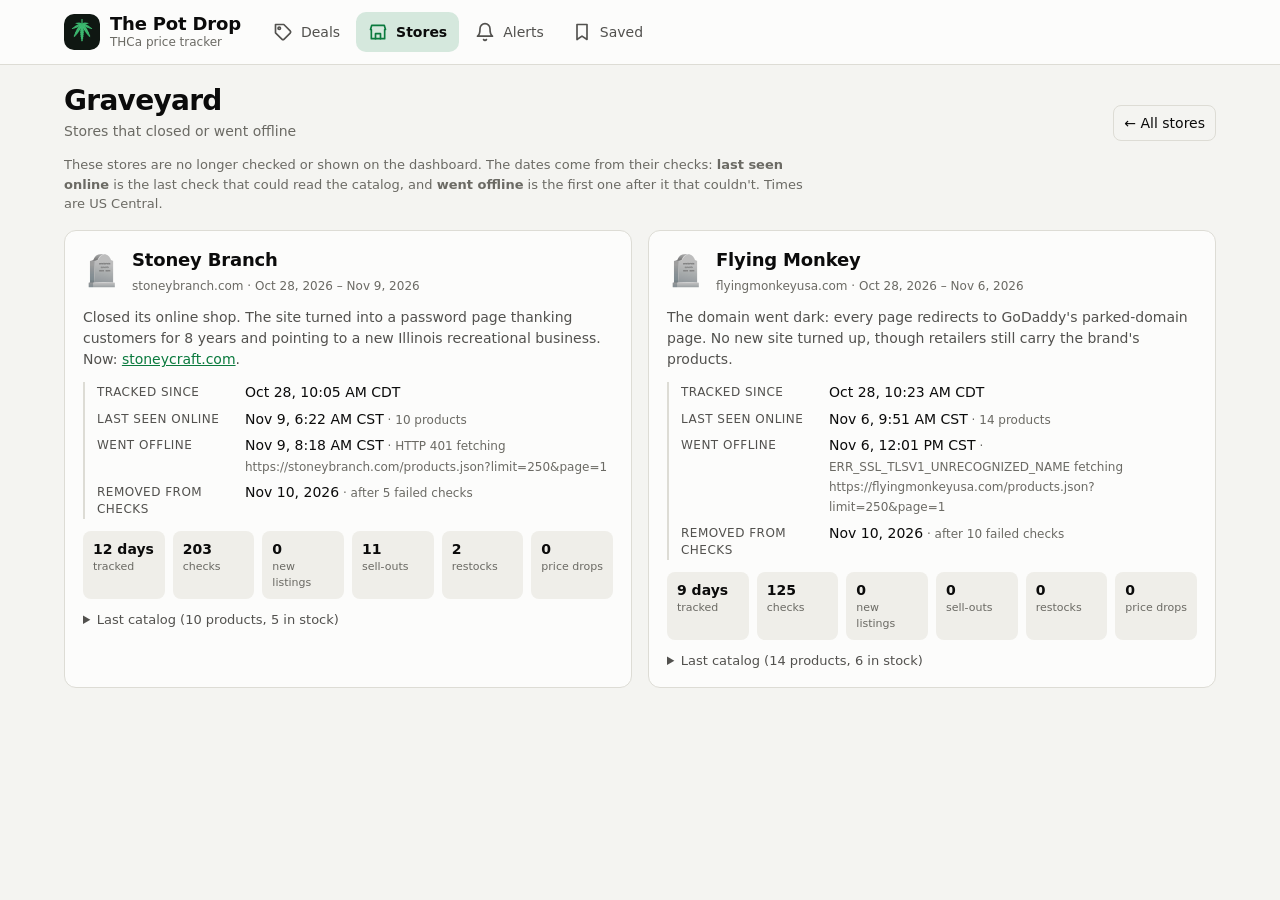
<file: graveyard.html>
<!doctype html>
<html lang="en" data-static>
<head>
  <meta charset="utf-8" />
  <meta name="viewport" content="width=device-width, initial-scale=1, viewport-fit=cover" />
  <title>Graveyard · The Pot Drop</title>
  <link rel="icon" href="icons/icon.svg" type="image/svg+xml" />
  <link rel="apple-touch-icon" href="icons/apple-touch-icon.png" />
  <link rel="manifest" href="manifest.webmanifest" />
  <meta name="theme-color" content="#fcfcfb" media="(prefers-color-scheme: light)" />
  <meta name="theme-color" content="#1a1a19" media="(prefers-color-scheme: dark)" />
  <meta name="apple-mobile-web-app-capable" content="yes" />
  <meta name="apple-mobile-web-app-title" content="Pot Drop" />
  <link rel="stylesheet" href="styles.css" />
</head>
<body>
  <!-- The same header and tabs as the main page (on a phone the tabs sit at the bottom).
       The tools stay last: publishing adds its Support button at their end. -->
  <header class="topbar">
    <a class="brand" href="./">
      <img class="logo" src="icons/icon.svg" alt="" width="36" height="36" />
      <span class="brand-text">
        <span class="brand-name">The Pot Drop</span>
        <span class="brand-sub">THCa price tracker</span>
      </span>
    </a>
    <nav class="app-nav" aria-label="Main">
      <a class="nav-item" href="./" data-nav="deals">
        <span class="nav-icon"><svg viewBox="0 0 24 24" aria-hidden="true"><path d="M20.6 13.4 13.4 20.6a2 2 0 0 1-2.8 0L3 13V3h10l7.6 7.6a2 2 0 0 1 0 2.8z"/><circle cx="7.5" cy="7.5" r="1.5"/></svg></span>
        <span class="nav-label">Deals</span>
      </a>
      <a class="nav-item" href="suppliers.html" data-nav="stores" aria-current="page">
        <span class="nav-icon"><svg viewBox="0 0 24 24" aria-hidden="true"><path d="M3 9l1.5-5h15L21 9"/><path d="M4 9v11h16V9"/><path d="M9 20v-6h6v6"/></svg></span>
        <span class="nav-label">Stores</span>
      </a>
      <a class="nav-item nav-board" href="board.html" data-nav="board">
        <span class="nav-icon"><svg viewBox="0 0 24 24" aria-hidden="true"><path d="M21 11.5a8.5 8.5 0 0 1-12.3 7.6L3 21l1.9-5.7A8.5 8.5 0 1 1 21 11.5z"/></svg></span>
        <span class="nav-label">Board</span>
      </a>
      <a class="nav-item" href="./#alerts" data-nav="alerts">
        <span class="nav-icon"><svg viewBox="0 0 24 24" aria-hidden="true"><path d="M6 8a6 6 0 0 1 12 0c0 7 3 9 3 9H3s3-2 3-9"/><path d="M10.3 21a1.94 1.94 0 0 0 3.4 0"/></svg></span>
        <span class="nav-label">Alerts</span>
      </a>
      <a class="nav-item" href="./#saved" data-nav="saved">
        <span class="nav-icon"><svg viewBox="0 0 24 24" aria-hidden="true"><path d="M6 3h12v18l-6-4-6 4z"/></svg></span>
        <span class="nav-label">Saved</span>
      </a>
    </nav>
    <div class="scrape-controls">
      <button type="button" class="btn ghost install-btn" id="install-app" hidden title="Install The Pot Drop as an app">
        <svg viewBox="0 0 24 24" aria-hidden="true"><path d="M12 3v12"/><path d="m7 10 5 5 5-5"/><path d="M5 21h14"/></svg><span class="btn-text">Install app</span>
      </button></div>
  </header>

  <main>
    <div class="page-head">
      <div>
        <h1>Graveyard</h1>
        <p class="muted">Stores that closed or went offline</p>
      </div>
      <a class="btn ghost" href="suppliers.html">← All stores</a>
    </div>
    <p class="muted graves-intro">These stores are no longer checked or shown on the dashboard. The dates come from their checks:
      <strong>last seen online</strong> is the last check that could read the catalog, and <strong>went offline</strong> is the first one after it that couldn't.
      Times are US Central.</p>
    <section id="graves" class="graves" aria-label="Closed stores"></section>
    <p id="empty" class="empty" hidden>No stores have closed. Yet.</p>
  </main>

  <script src="graveyard.js"></script>
  <script src="pwa.js"></script>
  <script defer src="https://static.cloudflareinsights.com/beacon.min.js" data-cf-beacon='{"token": "adff3905079443068fbe034a20087518"}'></script>
</body>
</html>
</file>
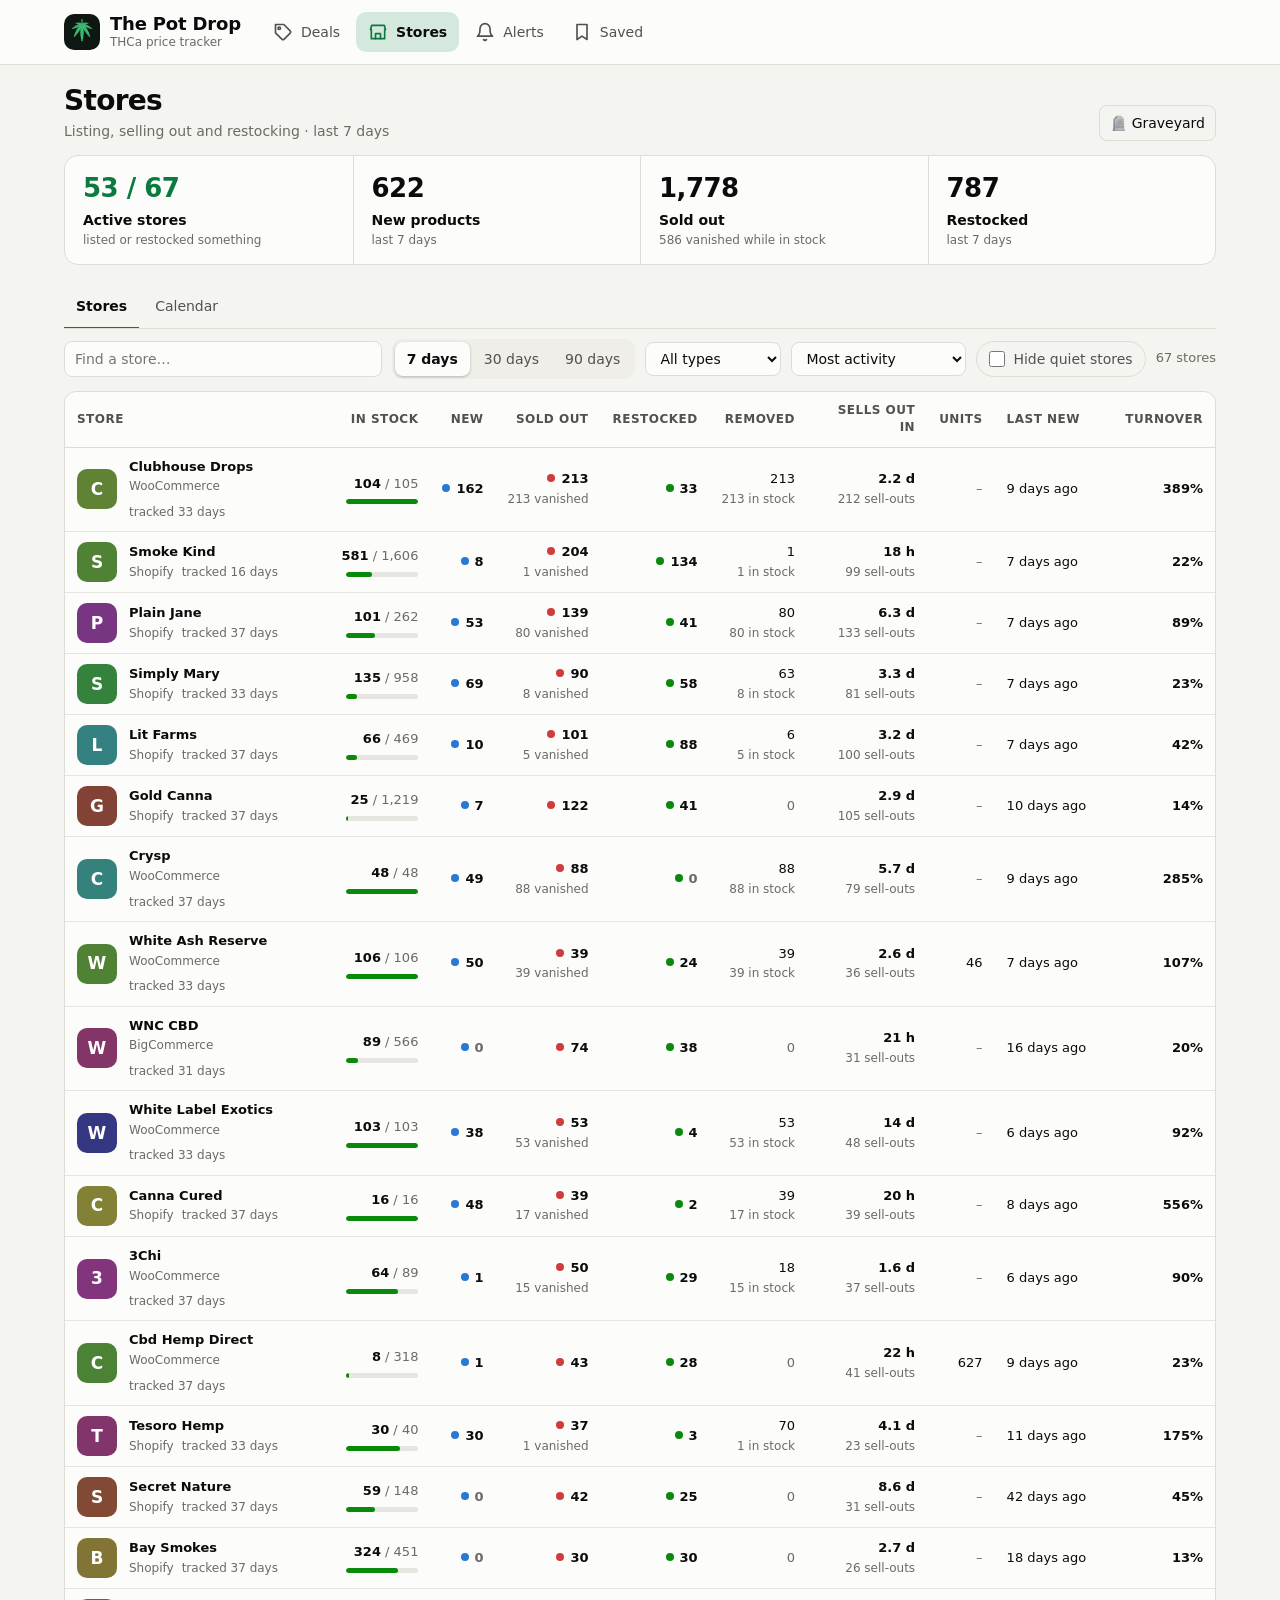
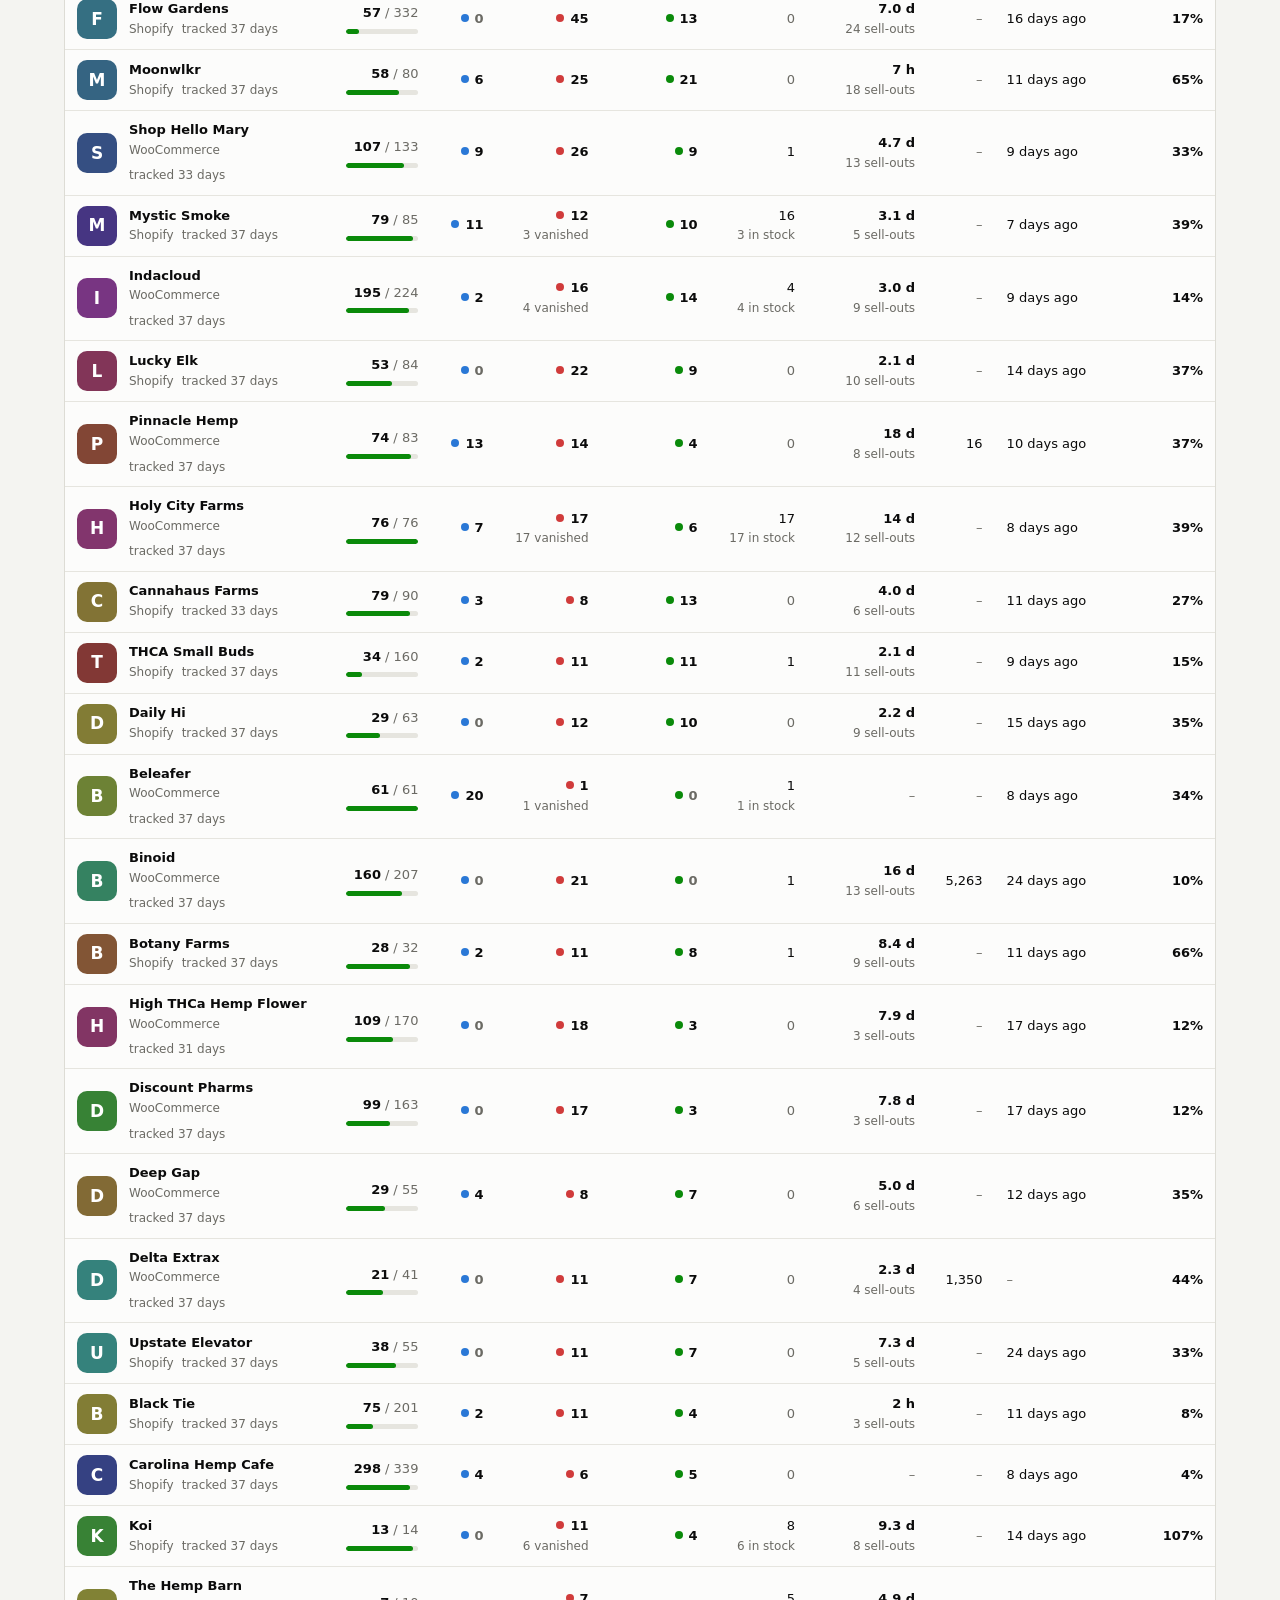
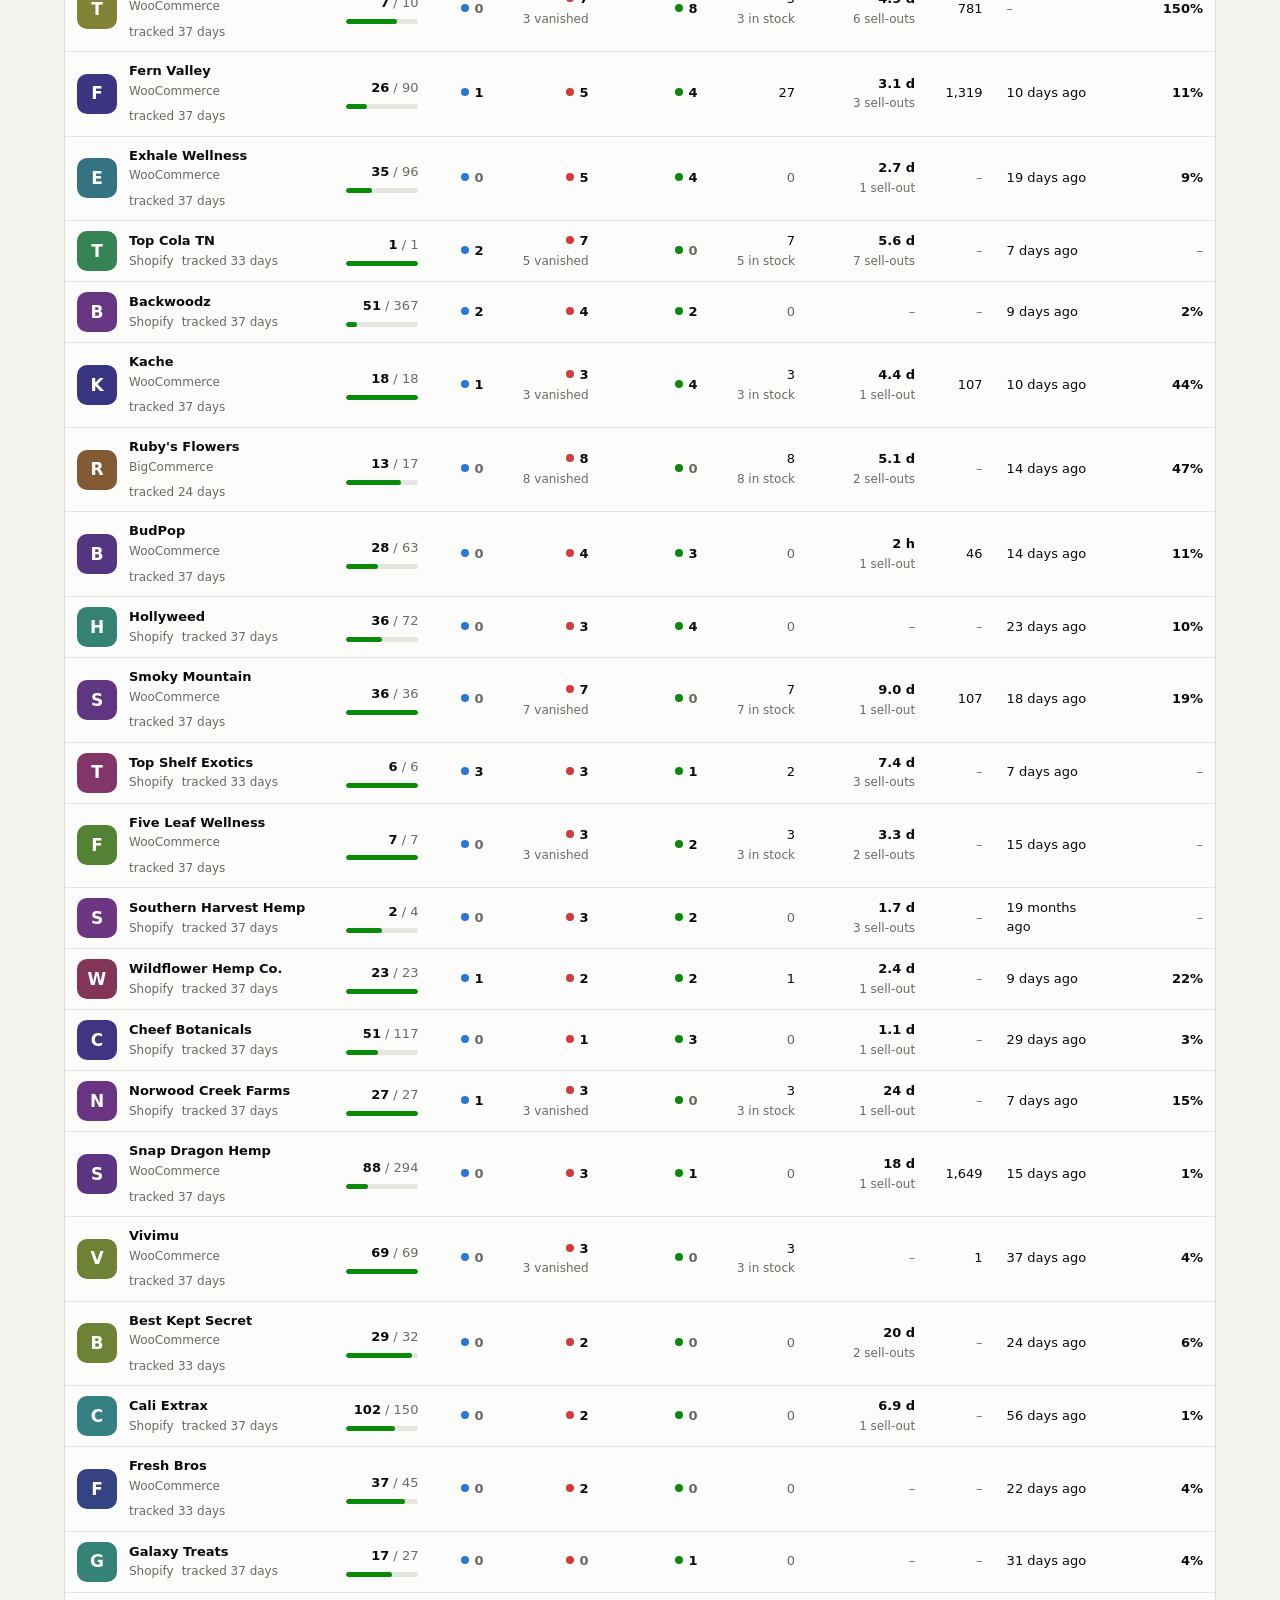
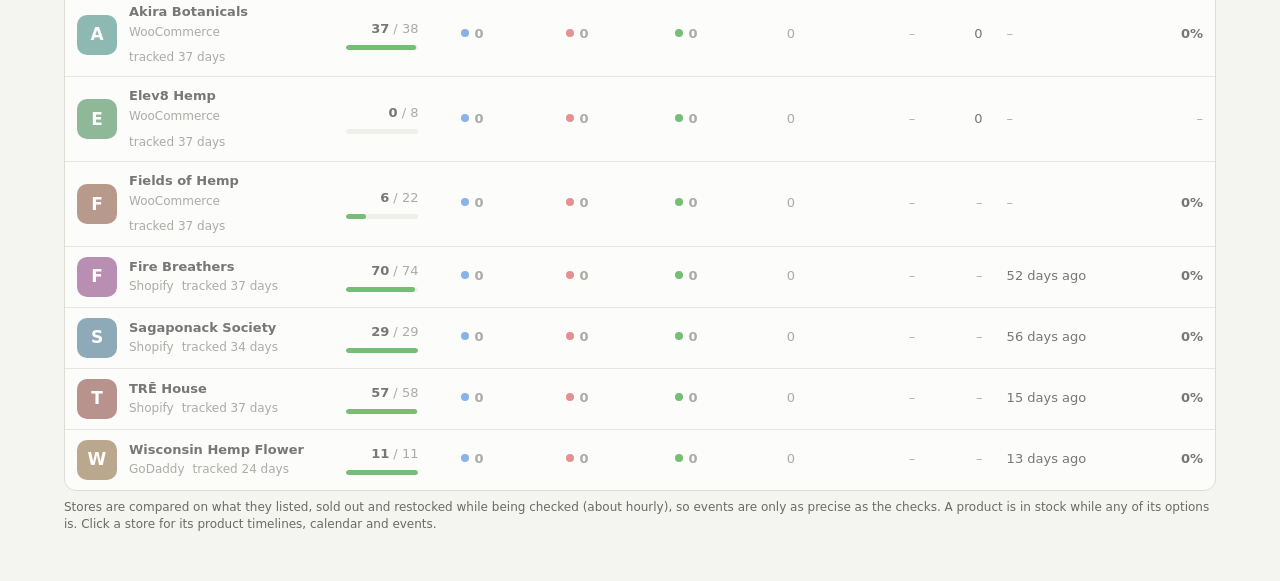
<file: suppliers.html>
<!doctype html>
<html lang="en" data-static>
<head>
  <meta charset="utf-8" />
  <meta name="viewport" content="width=device-width, initial-scale=1, viewport-fit=cover" />
  <title>Stores · The Pot Drop</title>
  <link rel="icon" href="icons/icon.svg" type="image/svg+xml" />
  <link rel="apple-touch-icon" href="icons/apple-touch-icon.png" />
  <link rel="manifest" href="manifest.webmanifest" />
  <meta name="theme-color" content="#fcfcfb" media="(prefers-color-scheme: light)" />
  <meta name="theme-color" content="#1a1a19" media="(prefers-color-scheme: dark)" />
  <meta name="apple-mobile-web-app-capable" content="yes" />
  <meta name="apple-mobile-web-app-title" content="Pot Drop" />
  <link rel="stylesheet" href="styles.css" />
</head>
<body>
  <!-- The same header and tabs as the main page (on a phone the tabs sit at the bottom).
       The tools stay last: publishing adds its Support button at their end. -->
  <header class="topbar">
    <a class="brand" href="./">
      <img class="logo" src="icons/icon.svg" alt="" width="36" height="36" />
      <span class="brand-text">
        <span class="brand-name">The Pot Drop</span>
        <span class="brand-sub">THCa price tracker</span>
      </span>
    </a>
    <nav class="app-nav" aria-label="Main">
      <a class="nav-item" href="./" data-nav="deals">
        <span class="nav-icon"><svg viewBox="0 0 24 24" aria-hidden="true"><path d="M20.6 13.4 13.4 20.6a2 2 0 0 1-2.8 0L3 13V3h10l7.6 7.6a2 2 0 0 1 0 2.8z"/><circle cx="7.5" cy="7.5" r="1.5"/></svg></span>
        <span class="nav-label">Deals</span>
      </a>
      <a class="nav-item" href="suppliers.html" data-nav="stores" aria-current="page">
        <span class="nav-icon"><svg viewBox="0 0 24 24" aria-hidden="true"><path d="M3 9l1.5-5h15L21 9"/><path d="M4 9v11h16V9"/><path d="M9 20v-6h6v6"/></svg></span>
        <span class="nav-label">Stores</span>
      </a>
      <a class="nav-item nav-board" href="board.html" data-nav="board">
        <span class="nav-icon"><svg viewBox="0 0 24 24" aria-hidden="true"><path d="M21 11.5a8.5 8.5 0 0 1-12.3 7.6L3 21l1.9-5.7A8.5 8.5 0 1 1 21 11.5z"/></svg></span>
        <span class="nav-label">Board</span>
      </a>
      <a class="nav-item" href="./#alerts" data-nav="alerts">
        <span class="nav-icon"><svg viewBox="0 0 24 24" aria-hidden="true"><path d="M6 8a6 6 0 0 1 12 0c0 7 3 9 3 9H3s3-2 3-9"/><path d="M10.3 21a1.94 1.94 0 0 0 3.4 0"/></svg></span>
        <span class="nav-label">Alerts</span>
      </a>
      <a class="nav-item" href="./#saved" data-nav="saved">
        <span class="nav-icon"><svg viewBox="0 0 24 24" aria-hidden="true"><path d="M6 3h12v18l-6-4-6 4z"/></svg></span>
        <span class="nav-label">Saved</span>
      </a>
    </nav>
    <div class="scrape-controls">
      <button type="button" class="btn ghost install-btn" id="install-app" hidden title="Install The Pot Drop as an app">
        <svg viewBox="0 0 24 24" aria-hidden="true"><path d="M12 3v12"/><path d="m7 10 5 5 5-5"/><path d="M5 21h14"/></svg><span class="btn-text">Install app</span>
      </button>
      <a class="btn ghost live-only" href="checks.html">Checks</a>
    </div>
  </header>

  <main>
    <div class="page-head">
      <div>
        <h1>Stores</h1>
        <p class="muted" id="window-note">Who's listing, selling out and restocking</p>
      </div>
      <a class="btn ghost" href="graveyard.html">🪦 Graveyard</a>
    </div>
    <section class="tiles" aria-label="Summary">
      <div class="tile hero">
        <span class="tile-label">Active stores</span>
        <span class="tile-value" id="t-active">–</span>
        <span class="tile-sub" id="t-active-sub"></span>
      </div>
      <div class="tile">
        <span class="tile-label">New products</span>
        <span class="tile-value" id="t-new">–</span>
        <span class="tile-sub" id="t-new-sub"></span>
      </div>
      <div class="tile">
        <span class="tile-label">Sold out</span>
        <span class="tile-value" id="t-sold">–</span>
        <span class="tile-sub" id="t-sold-sub"></span>
      </div>
      <div class="tile">
        <span class="tile-label">Restocked</span>
        <span class="tile-value" id="t-restocked">–</span>
        <span class="tile-sub" id="t-restocked-sub"></span>
      </div>
    </section>

    <section class="filters store-controls" aria-label="Filters">
      <div class="seg" role="tablist" aria-label="View">
        <button type="button" role="tab" class="active" data-view="stores" aria-selected="true">Stores</button>
        <button type="button" role="tab" data-view="calendar" aria-selected="false">Calendar</button>
        <button type="button" role="tab" class="live-only" data-view="ask" aria-selected="false">Ask</button>
      </div>
      <input id="search" class="stores-only" type="search" placeholder="Find a store…" aria-label="Find a store" />
      <div class="seg-control period-filter" id="days-seg" role="radiogroup" aria-label="Period">
        <button type="button" role="radio" aria-checked="true" data-days="7">7 days</button>
        <button type="button" role="radio" aria-checked="false" data-days="30">30 days</button>
        <button type="button" role="radio" aria-checked="false" data-days="90">90 days</button>
      </div>
      <select id="days" hidden>
        <option value="7">Last 7 days</option>
        <option value="30">Last 30 days</option>
        <option value="90">Last 90 days</option>
      </select>
      <select id="type" class="period-filter" aria-label="Product type">
        <option value="">All types</option>
      </select>
      <select id="sort" class="stores-only" aria-label="Sort">
        <option value="moves">Most activity</option>
        <option value="turnover">Highest turnover</option>
        <option value="new">Most new products</option>
        <option value="sold">Most sold out</option>
        <option value="restocked">Most restocks</option>
        <option value="shelf">Sells out fastest</option>
        <option value="inStock">Most in stock</option>
        <option value="name">Store name</option>
      </select>
      <label class="toggle-chip stores-only" title="Hide stores that listed, sold out and restocked nothing in this period"><input id="quiet" type="checkbox" /> Hide quiet stores</label>
      <span id="result-count" class="muted count stores-only"></span>
    </section>

    <section class="cal-view" id="calendar-view" hidden aria-label="Calendar of all stores">
      <div class="cal-legend" aria-hidden="true">
        <span class="cal-n listed">New</span><span class="cal-n soldOut">Sold out</span>
        <span class="cal-n restocked">Restocked</span><span class="cal-n pulled">Pulled</span>
      </div>
      <p class="muted cal-hint">Pick a day to see what happened that day.</p>
      <div class="cal" id="cal"></div>
      <div id="cal-day"></div>
    </section>

    <section class="ask-view" id="ask-view" hidden aria-label="Ask about the data">
      <div class="ask-head">
        <span class="muted" id="ask-count"></span>
        <button class="btn ghost check-btn" id="ask-clear" type="button" hidden>Clear history</button>
      </div>
      <div class="ask-log" id="ask-log" aria-live="polite"></div>
      <form class="ask-form" id="ask-form">
        <textarea id="ask-input" rows="2" maxlength="2000" placeholder="Ask about suppliers, prices, stock or reviews…"></textarea>
        <button class="btn" id="ask-send" type="submit">Ask</button>
      </form>
      <div class="ask-examples" id="ask-examples">
        <button type="button" class="tag">Which flower suppliers restocked the most this week?</button>
        <button type="button" class="tag">Who's cheapest per gram for an ounce of flower right now?</button>
        <button type="button" class="tag">Which highly rated products keep selling out?</button>
        <button type="button" class="tag">Any stores that look like they're winding down before the ban?</button>
      </div>
      <p class="muted hint">Answered by Claude Code on this PC with your Claude plan, from the tracker's data and web searches. Each answer takes about 10–60 seconds. Questions and answers are saved; a follow-up within 30 minutes sees the last few answers.</p>
    </section>

    <section class="table-wrap" id="stores-view">
      <table class="checks suppliers store-table">
        <thead>
          <tr>
            <th>Store</th>
            <th class="num" title="Products in stock now, of those listed">In stock</th>
            <th class="num" title="Products listed in the period (the store's own listing date where it gives one)">New</th>
            <th class="num" title="Products whose every option sold out, including ones that vanished while in stock from stores that hide sold-out items">Sold out</th>
            <th class="num" title="Sold-out products back in stock">Restocked</th>
            <th class="num hide-sm" title="Products taken off the store's catalog">Removed</th>
            <th class="num" title="Median days from going on sale (listed or restocked) to selling out">Sells out in</th>
            <th class="num hide-sm" title="Units sold, from the stock counts the few stores that show them">Units</th>
            <th class="hide-sm">Last new</th>
            <th class="num" title="New listings, sell-outs and restocks per listed product in the period">Turnover</th>
          </tr>
        </thead>
        <tbody id="rows"></tbody>
      </table>
      <p id="empty" class="empty" hidden>No stores match.</p>
    </section>
    <p class="muted hint stores-only" id="hint">
      Stores are compared on what they listed, sold out and restocked while being checked (about hourly), so events are only as precise as the checks.
      A product is in stock while any of its options is. Click a store for its product timelines, calendar and events.
    </p>
  </main>

  <dialog id="store" class="store-dialog">
    <div class="detail-head">
      <div>
        <div class="store-id">
          <span id="sd-logo"></span>
          <div class="store-id-text">
            <h2 id="sd-title"></h2>
            <p class="muted" id="sd-sub"></p>
          </div>
        </div>
      </div>
      <div class="detail-actions">
        <a id="sd-link" class="btn ghost" target="_blank" rel="noopener">Visit store ↗</a>
        <button class="btn ghost" id="sd-close" aria-label="Close">✕</button>
      </div>
    </div>
    <div class="seg sd-tabs" role="tablist" aria-label="Store view">
      <button type="button" role="tab" class="active" data-tab="timeline" aria-selected="true">Timeline</button>
      <button type="button" role="tab" data-tab="calendar" aria-selected="false">Calendar</button>
      <button type="button" role="tab" data-tab="events" aria-selected="false">Events</button>
      <button type="button" role="tab" class="live-only" data-tab="brief" aria-selected="false">Brief</button>
    </div>

    <div class="sd-pane" data-pane="timeline">
      <div class="filters tl-filters">
        <input id="tl-search" type="search" placeholder="Find a product…" />
        <label class="check"><input id="tl-all" type="checkbox" /> Include unchanged products</label>
        <span class="tl-legend" aria-hidden="true">
          <span><i class="seg-in"></i>In stock</span><span><i class="seg-out"></i>Sold out</span><span><i class="seg-gone"></i>Off the site</span>
        </span>
        <span id="tl-count" class="muted count"></span>
      </div>
      <div class="table-wrap tl-wrap">
        <div class="tl" id="tl"></div>
        <p id="tl-empty" class="empty" hidden>No product changed stock in this period.</p>
      </div>
    </div>

    <div class="sd-pane" data-pane="calendar" hidden>
      <div class="cal-legend" aria-hidden="true">
        <span class="cal-n listed">New</span><span class="cal-n soldOut">Sold out</span>
        <span class="cal-n restocked">Restocked</span><span class="cal-n pulled">Pulled</span>
      </div>
      <div class="cal" id="sd-cal"></div>
      <div id="sd-cal-day"></div>
    </div>

    <div class="sd-pane" data-pane="events" hidden>
      <div class="table-wrap timeline-wrap">
        <table class="checks">
          <thead><tr><th>When</th><th>Event</th><th>Product</th><th class="hide-sm">Type</th></tr></thead>
          <tbody id="ev-rows"></tbody>
        </table>
        <p id="ev-empty" class="empty" hidden>Nothing happened in this period.</p>
      </div>
    </div>

    <div class="sd-pane" data-pane="brief" hidden>
      <div class="brief-head">
        <span class="muted" id="brief-meta"></span>
        <button class="btn" id="brief-run" type="button">Write brief</button>
      </div>
      <p class="muted ask-status" id="brief-status" hidden></p>
      <div class="md brief-body" id="brief-body"></div>
      <p class="muted hint">A buyer's brief from the tracker's data and a few web searches, written by Claude Code on this PC with your Claude plan. It takes about a minute and keeps going if you close this window.</p>
    </div>
  </dialog>

  <script src="dialogs.js"></script>
  <script src="suppliers.js"></script>
  <script src="pwa.js"></script>
  <script defer src="https://static.cloudflareinsights.com/beacon.min.js" data-cf-beacon='{"token": "adff3905079443068fbe034a20087518"}'></script>
</body>
</html>
</file>
<file: styles.css>
:root {
  color-scheme: light;
  --bg: #f4f4f1;
  --surface: #fcfcfb;
  --surface-2: #efeee9;
  --border: #dddcd5;
  --text: #0b0b0b;
  --text-2: #52514e;
  --muted: #6b6a64;
  --grid: #e6e5df;
  --accent: #0b7a3e;
  --on-accent: #ffffff;
  --good: #0a8a0a;
  --critical: #d03b3b;
  --series-1: #2a78d6; --series-2: #eb6834; --series-3: #1baf7a; --series-4: #eda100;
  --series-5: #e87ba4; --series-6: #008300; --series-7: #6250d6; --series-8: #e34948;
}
@media (prefers-color-scheme: dark) {
  :root:not([data-theme="light"]) {
    color-scheme: dark;
    --bg: #121211;
    --surface: #1a1a19;
    --surface-2: #232321;
    --border: #33332f;
    --text: #f0efec;
    --text-2: #c3c2b7;
    --muted: #8e8d85;
    --grid: #2a2a27;
    --accent: #3fbf74;
    --on-accent: #0b0b0b;
    --good: #2fbf3a;
    --critical: #e66767;
    --series-1: #3987e5; --series-2: #d95926; --series-3: #199e70; --series-4: #c98500;
    --series-5: #d55181; --series-6: #008300; --series-7: #9085e9; --series-8: #e66767;
  }
}

* { box-sizing: border-box; }
[hidden] { display: none !important; }
/* The published read-only copy (src/publish.js) has no server behind it. */
[data-static] .live-only { display: none !important; }
body {
  margin: 0;
  background: var(--bg);
  color: var(--text);
  font: 14px/1.45 system-ui, -apple-system, "Segoe UI", Roboto, sans-serif;
}
h1, h2 { margin: 0; letter-spacing: -0.01em; }
h1 { font-size: 18px; }
h2 { font-size: 18px; }
.muted { color: var(--muted); margin: 0; }
a { color: var(--accent); }
.num { text-align: right; font-variant-numeric: tabular-nums; }

/* ---------- header: brand, the tabs, search, the owner's tools ---------- */
.topbar {
  display: grid; align-items: center; gap: 10px 20px;
  grid-template-columns: auto auto minmax(0, 1fr) auto; grid-template-areas: "brand nav search tools";
  /* The background spans the window; the contents line up with main's 1200px column. */
  padding: 12px max(24px, calc(50% - 576px)); background: var(--surface); border-bottom: 1px solid var(--border);
  padding-top: calc(12px + env(safe-area-inset-top)); /* clear of the notch when installed */
  position: sticky; top: 0; z-index: 20;
}
.brand { grid-area: brand; display: flex; align-items: center; gap: 10px; color: inherit; text-decoration: none; min-width: 0; }
.brand-text { display: flex; flex-direction: column; min-width: 0; }
.brand-name { font-weight: 700; font-size: 18px; letter-spacing: -0.01em; line-height: 1.2; }
.brand-sub { font-size: 12px; color: var(--muted); }
.brand-sub strong { color: var(--accent); }
.logo { display: block; width: 36px; height: 36px; flex: none; border-radius: 10px; }
.install-btn { display: inline-flex; align-items: center; gap: 6px; }
.install-btn[hidden] { display: none; }
.install-btn svg, .install-tip svg { width: 16px; height: 16px; fill: none; stroke: currentColor; stroke-width: 2; stroke-linecap: round; stroke-linejoin: round; }
.install-tip {
  position: fixed; left: 50%; top: calc(12px + env(safe-area-inset-top)); transform: translateX(-50%); z-index: 40;
  width: min(92vw, 420px); padding: 12px 14px; border-radius: 12px; background: var(--text); color: var(--surface);
  font-size: 14px; box-shadow: 0 8px 24px rgb(0 0 0 / 0.3);
}
.install-tip svg { vertical-align: -3px; }
.top-search {
  grid-area: search; justify-self: end; width: min(100%, 440px); display: flex; align-items: center; gap: 8px;
  height: 42px; padding: 0 12px; background: var(--bg); border: 1px solid var(--border); border-radius: 10px;
}
.top-search:focus-within { border-color: var(--accent); }
.top-search svg { width: 18px; height: 18px; flex: none; fill: none; stroke: var(--muted); stroke-width: 2; stroke-linecap: round; }
.top-search input[type="search"] { flex: 1; min-width: 0; height: 100%; border: 0; border-radius: 0; background: none; padding: 0; outline: none; }
.scrape-controls { grid-area: tools; display: flex; align-items: center; justify-content: flex-end; flex-wrap: wrap; gap: 8px; }
/* The owner's copy has more tools than fit beside the search: they get a row of their own. */
html:not([data-static]) .topbar { grid-template-columns: auto auto minmax(220px, 1fr); grid-template-areas: "brand nav search" "tools tools tools"; }
/* The other pages have no search box. */
.topbar:not(:has(.top-search)), html:not([data-static]) .topbar:not(:has(.top-search)) {
  grid-template-columns: auto minmax(0, 1fr) auto; grid-template-areas: "brand nav tools";
}
/* Between phone and desktop widths the five tabs leave the search too little room: it gets a row of its own. */
@media (min-width: 761px) and (max-width: 999px) {
  .topbar:has(.top-search) { grid-template-columns: auto minmax(0, 1fr) auto; grid-template-areas: "brand nav tools" "search search search"; }
  html:not([data-static]) .topbar:has(.top-search) { grid-template-columns: auto minmax(0, 1fr); grid-template-areas: "brand nav" "search search" "tools tools"; }
  .topbar .top-search { justify-self: stretch; width: 100%; }
}
.page-head { margin-bottom: 16px; }
.page-head .muted { margin-top: 4px; font-size: 14px; }
.owner-status { font-size: 12px; color: var(--muted); text-decoration: none; max-width: 240px; line-height: 1.3; }
.owner-status:hover { text-decoration: underline; }
.field { display: flex; align-items: center; gap: 8px; color: var(--text-2); font-size: 13px; }

/* Deals, Stores, Board, Alerts, Saved: links in the bar here, tabs along the bottom on a phone.
   The published copy shows Board only once the board is set up (publish adds data-board). */
.app-nav { grid-area: nav; display: flex; gap: 4px; }
html[data-static]:not([data-board]) .nav-board { display: none !important; }
.nav-item {
  position: relative; display: inline-flex; align-items: center; gap: 8px; height: 40px; padding: 0 12px;
  border: 0; border-radius: 10px; background: none; color: var(--text-2);
  font: inherit; font-size: 14px; text-decoration: none; cursor: pointer; white-space: nowrap;
}
.nav-item:hover { background: var(--surface-2); color: var(--text); }
.nav-icon { position: relative; display: grid; place-items: center; }
.nav-icon svg { width: 20px; height: 20px; fill: none; stroke: currentColor; stroke-width: 2; stroke-linecap: round; stroke-linejoin: round; }
.nav-item[aria-current="page"] { background: color-mix(in srgb, var(--accent) 16%, transparent); color: var(--text); font-weight: 600; }
.nav-item[aria-current="page"] .nav-icon { color: var(--accent); }
.nav-icon .badge { position: absolute; top: -8px; left: -10px; }

select, input[type="search"], .btn {
  font: inherit; color: var(--text); background: var(--surface);
  border: 1px solid var(--border); border-radius: 8px; padding: 7px 10px;
}
.btn { cursor: pointer; background: var(--accent); border-color: var(--accent); color: var(--on-accent); font-weight: 600; text-decoration: none; }
.btn:disabled { opacity: 0.6; cursor: progress; }
.btn.ghost { background: transparent; color: var(--text); border-color: var(--border); font-weight: 500; }

main { max-width: 1200px; margin: 0 auto; padding: 20px 24px 48px; }


.filters { display: flex; flex-wrap: wrap; gap: 10px; align-items: center; margin-bottom: 12px; }
.filters input[type="search"] { flex: 1 1 240px; }
.multi { position: relative; }
.multi summary {
  list-style: none; cursor: pointer; user-select: none; white-space: nowrap;
  border: 1px solid var(--border); border-radius: 8px; padding: 7px 28px 7px 10px; background: var(--surface);
}
.multi summary::-webkit-details-marker { display: none; }
.multi summary::after { content: "▾"; position: absolute; right: 10px; color: var(--muted); }
.multi[open] summary { border-color: var(--accent); }
.multi-panel {
  position: absolute; z-index: 10; top: calc(100% + 4px); left: 0; width: min(300px, calc(100vw - 32px));
  background: var(--surface); border: 1px solid var(--border); border-radius: 10px; padding: 8px;
  box-shadow: 0 8px 24px rgb(0 0 0 / 0.18); display: grid; gap: 6px;
}
.multi-panel input[type="search"] { width: 100%; }
.multi-actions { display: flex; gap: 6px; }
.multi-actions .btn { padding: 4px 10px; font-size: 12px; }
.multi-list { max-height: 320px; overflow-y: auto; display: grid; }
.multi-row { display: flex; align-items: center; gap: 8px; padding: 4px 6px; border-radius: 6px; cursor: pointer; }
.multi-row:hover { background: var(--surface-2); }
.multi-row .name { flex: 1; }
.multi-row .n { color: var(--muted); font-size: 12px; font-variant-numeric: tabular-nums; }
.multi-row .only { all: unset; cursor: pointer; font-size: 12px; color: var(--accent); visibility: hidden; }
.multi-row:hover .only, .multi-row .only:focus-visible { visibility: visible; }

.check { display: flex; align-items: center; gap: 6px; color: var(--text-2); }
.count { margin-left: auto; font-size: 13px; white-space: nowrap; }
.badge {
  display: inline-grid; place-items: center; min-width: 18px; height: 18px; padding: 0 5px; border-radius: 9px;
  background: var(--accent); color: var(--on-accent); font-size: 11px; font-weight: 700; font-variant-numeric: tabular-nums;
  vertical-align: 1px;
}

/* ---------- deal feed: heading, filter chips, then a sidebar (a sheet on phones) beside the cards ---------- */
.feed-head, .page-head { display: flex; flex-wrap: wrap; align-items: flex-end; justify-content: space-between; gap: 12px 24px; margin-bottom: 14px; }
.feed-head h1, .page-head h1 { font-size: 28px; font-weight: 800; letter-spacing: -0.025em; line-height: 1.15; }
.feed-sub { margin-top: 4px; font-size: 14px; }
.feed-actions { display: flex; gap: 8px; }
.feed-actions select { height: 42px; }
.icon-btn { width: 42px; height: 42px; padding: 0; display: inline-grid; place-items: center; }
.icon-btn svg, .filters-toggle svg { width: 18px; height: 18px; fill: none; stroke: currentColor; stroke-width: 2; stroke-linecap: round; stroke-linejoin: round; }

/* One row of chips that scrolls sideways rather than wrapping. */
.product-filters {
  display: flex; align-items: center; gap: 8px; min-height: 36px; margin-bottom: 18px;
  overflow-x: auto; scrollbar-width: none;
}
.product-filters::-webkit-scrollbar { display: none; }
.filters-toggle { display: none; }
.chips { display: flex; gap: 8px; flex: none; }
.chip {
  font: inherit; font-size: 14px; display: inline-flex; align-items: center; gap: 6px; flex: none; cursor: pointer;
  height: 34px; padding: 0 12px; border-radius: 999px; border: 1px solid var(--accent); background: transparent; color: var(--accent); white-space: nowrap;
}
.chip span { color: var(--text-2); font-size: 11px; }
.chip.clear { border-color: transparent; color: var(--text-2); text-decoration: underline; padding-inline: 6px; }

.feed-layout { display: grid; grid-template-columns: 236px minmax(0, 1fr); gap: 32px; align-items: start; }
body.view-saved .feed-layout { grid-template-columns: minmax(0, 1fr); }
body.view-saved .filter-panel, body.view-saved .product-filters { display: none; }
body.view-alerts .feed-layout, body.view-alerts .product-filters, body.view-alerts .feed-actions { display: none; }

/* ---------- the Alerts tab ---------- */
.alerts-view { display: grid; gap: 16px; max-width: 760px; }
.panel { background: var(--surface); border: 1px solid var(--border); border-radius: 14px; padding: 16px; }
.panel h2 { font-size: 17px; margin-bottom: 10px; }
.notify-perm { display: flex; align-items: center; gap: 14px; }
.panel-icon {
  display: grid; place-items: center; width: 42px; height: 42px; flex: none; border-radius: 12px;
  background: var(--surface-2); color: var(--text-2);
}
.panel-icon svg { width: 22px; height: 22px; fill: none; stroke: currentColor; stroke-width: 2; stroke-linecap: round; stroke-linejoin: round; }
.notify-perm[data-state="granted"] .panel-icon { background: color-mix(in srgb, var(--good) 18%, transparent); color: var(--good); }
.notify-perm[data-state="denied"] .panel-icon { background: color-mix(in srgb, var(--critical) 16%, transparent); color: var(--critical); }
.notify-perm-text { flex: 1; min-width: 0; display: grid; gap: 2px; }
.notify-perm-text .muted { font-size: 13px; }
.alerts-view .alert-rule { margin: 0; gap: 14px; }
.notify-for { margin: 0; color: var(--text-2); }
.notify-edit { margin-left: 6px; white-space: nowrap; }
.alerts-view input[type="text"] {
  font: inherit; color: var(--text); background: var(--bg); border: 1px solid var(--border); border-radius: 8px; height: 42px; padding: 0 12px;
}
.option-row { display: flex; flex-wrap: wrap; align-items: center; gap: 8px 10px; min-height: 40px; color: var(--text); }
.option-row label { display: inline-flex; align-items: center; gap: 10px; }
.option-row input[type="checkbox"], label.option-row input { width: 20px; height: 20px; margin: 0; accent-color: var(--accent); }
.alerts-view .notify-list { margin-top: 0; }
.alerts-view .empty { padding: 16px 8px; }
.alerts-view > .hint { max-width: 680px; }

/* Wide screens: the filters are a sidebar that's always open. */
.filter-panel {
  position: sticky; top: 84px; max-height: calc(100vh - 100px); overflow-y: auto;
  display: flex; flex-direction: column; gap: 12px; padding: 2px 4px 2px 0;
}
.sheet-head { display: flex; align-items: center; justify-content: space-between; }
.sheet-head h2 { font-size: 13px; font-weight: 700; color: var(--text-2); text-transform: uppercase; letter-spacing: 0.06em; }
#close-filters, .sheet-foot, .sheet-backdrop { display: none; }
.sheet-body { display: flex; flex-direction: column; gap: 14px; }
.filter-field { display: flex; flex-direction: column; gap: 5px; min-width: 0; }
.filter-label { color: var(--text-2); font-size: 12px; font-weight: 600; text-transform: uppercase; letter-spacing: 0.05em; }
.filter-field select { width: 100%; height: 40px; }
.filter-checks { display: flex; flex-direction: column; gap: 2px; }
.filter-checks .check { min-height: 34px; color: var(--text); }
.filter-checks input { width: 18px; height: 18px; margin: 0; accent-color: var(--accent); }
/* The store picker opens in place instead of as a dropdown. */
#store-picker summary { padding: 9px 28px 9px 10px; }
#store-picker .multi-panel { position: static; width: auto; margin-top: 6px; box-shadow: none; }
#store-picker .multi-list { max-height: 280px; }
/* Touch screens have no hover to reveal a store's "only" link. */
@media (hover: none) { .multi-row .only { visibility: visible; } }

/* ---------- deal cards: a grid of tall cards here, rows with a small photo on a phone ---------- */
.deal-list { display: grid; grid-template-columns: repeat(auto-fill, minmax(240px, 1fr)); gap: 16px; }
.deal {
  position: relative; display: flex; flex-direction: column; min-width: 0;
  background: var(--surface); border: 1px solid var(--border); border-radius: 14px; overflow: hidden;
}
.deal:hover { border-color: color-mix(in srgb, var(--accent) 50%, var(--border)); }
.deal:has(.deal-open:focus-visible) { outline: 2px solid var(--accent); outline-offset: 2px; }
.deal-media { position: relative; height: 168px; background: var(--surface-2); flex: none; }
.deal-img { display: block; width: 100%; height: 100%; object-fit: cover; }
.deal.out .deal-img, .deal.out .stock-img { opacity: 0.45; }
.deal-badge {
  position: absolute; top: 10px; left: 10px; z-index: 1; padding: 3px 8px; border-radius: 7px;
  background: var(--accent); color: var(--on-accent); font-size: 14px; font-weight: 800; font-variant-numeric: tabular-nums;
}
.deal-badge.new { background: var(--text); color: var(--surface); }
.deal-badge.out { background: var(--surface); color: var(--text-2); border: 1px solid var(--border); font-weight: 700; }
.deal-save {
  position: absolute; top: 6px; right: 6px; z-index: 2; width: 40px; height: 40px; border: 0; border-radius: 20px;
  display: grid; place-items: center; background: rgb(18 18 17 / 0.55); color: #fff; cursor: pointer;
}
.deal-save svg { width: 18px; height: 18px; fill: none; stroke: currentColor; stroke-width: 2; stroke-linejoin: round; }
.deal-save[aria-pressed="true"] { color: var(--accent); }
.deal-save[aria-pressed="true"] svg { fill: currentColor; }
.deal-body { display: flex; flex-direction: column; gap: 5px; flex: 1; min-width: 0; padding: 12px 14px 14px; }
.deal-title { margin: 0; font-size: 15px; font-weight: 600; line-height: 1.3; }
.deal-open { all: unset; cursor: pointer; overflow-wrap: anywhere; }
.deal-open::after { content: ""; position: absolute; inset: 0; z-index: 1; } /* the whole card opens it */
.deal-meta { color: var(--muted); font-size: 13px; }
.deal-meta .rating { color: var(--text-2); }
.deal-context { display: flex; flex-wrap: wrap; gap: 4px 8px; color: var(--muted); font-size: 12px; }
.deal-price { display: flex; flex-wrap: wrap; align-items: baseline; gap: 2px 8px; margin-top: auto; padding-top: 6px; }
.deal-price strong { font-size: 20px; font-weight: 800; font-variant-numeric: tabular-nums; }
.deal-price s { color: var(--muted); font-size: 14px; }
.deal-unit { margin-left: auto; color: var(--muted); font-size: 13px; font-variant-numeric: tabular-nums; }
.deal .code-price { white-space: normal; font-size: 13px; }
.deal.out .deal-price strong { color: var(--text-2); }

/* A product with no photo of its own (or one its store won't share) gets a
   stock photo of its type, clearly marked as one. */
.stock-img { position: relative; width: 100%; height: 100%; overflow: hidden; background: var(--surface-2); }
.stock-img img { position: relative; display: block; width: 100%; height: 100%; object-fit: cover; } /* covers the leaf drawn for when it can't load */
.stock-img svg { position: absolute; inset: 0; margin: auto; width: 42%; height: 42%; fill: none; stroke: var(--muted); stroke-width: 1.4; stroke-linecap: round; stroke-linejoin: round; }
.stock-label {
  position: absolute; left: 50%; bottom: 8px; transform: translateX(-50%); white-space: nowrap;
  padding: 2px 8px; border-radius: 6px; background: rgb(18 18 17 / 0.72); color: #fff;
  font-size: 11px; font-weight: 700; letter-spacing: 0.06em; text-transform: uppercase;
}

.site-foot { max-width: 1200px; margin: 0 auto; padding: 8px 24px 40px; display: grid; gap: 4px; font-size: 13px; }

@media (max-width: 760px) {
  select, input { font-size: 16px; } /* smaller text makes iPhones zoom in on focus */

  /* Header: the brand (and the published copy's Support button), then search.
     The tabs move to the bottom of the screen, within thumb reach. */
  .topbar {
    position: static; padding: calc(12px + env(safe-area-inset-top)) 16px 12px; gap: 10px 12px;
    grid-template-columns: minmax(0, 1fr) auto; grid-template-areas: "brand tools" "search search";
  }
  html:not([data-static]) .topbar { grid-template-columns: minmax(0, 1fr) auto; grid-template-areas: "brand brand" "tools tools" "search search"; }
  html:not([data-static]) .scrape-controls { justify-content: flex-start; }
  .topbar:not(:has(.top-search)), html:not([data-static]) .topbar:not(:has(.top-search)) {
    grid-template-columns: minmax(0, 1fr) auto; grid-template-areas: "brand tools";
  }
  .page-head h1 { font-size: 22px; }
  .page-head .muted { font-size: 13px; }
  .top-search { width: 100%; justify-self: stretch; height: 46px; border-radius: 12px; }
  .install-btn { width: 40px; height: 40px; padding: 0; justify-content: center; }
  .install-btn .btn-text { position: absolute; width: 1px; height: 1px; overflow: hidden; clip-path: inset(50%); white-space: nowrap; }
  .app-nav {
    position: fixed; left: 0; right: 0; bottom: 0; z-index: 25;
    display: grid; grid-auto-flow: column; grid-auto-columns: minmax(0, 1fr); gap: 0;
    padding: 4px 4px calc(4px + env(safe-area-inset-bottom)); background: var(--surface); border-top: 1px solid var(--border);
  }
  .nav-item { flex-direction: column; justify-content: center; gap: 3px; height: auto; min-height: 58px; padding: 0; border-radius: 12px; font-size: 12px; }
  .nav-item:hover, .nav-item[aria-current="page"] { background: none; }
  .nav-icon { width: 56px; height: 30px; border-radius: 15px; }
  .nav-item[aria-current="page"] .nav-icon { background: color-mix(in srgb, var(--accent) 18%, transparent); }
  .nav-icon .badge { top: -4px; left: auto; right: 6px; }
  body { padding-bottom: calc(74px + env(safe-area-inset-bottom)); }
  .toast { bottom: calc(84px + env(safe-area-inset-bottom)); }

  /* Heading with sort, then the Filters button and chips. */
  .feed-head { align-items: center; margin-bottom: 12px; }
  .feed-titles { flex: 1 1 190px; min-width: 0; }
  .feed-head h1 { font-size: 22px; }
  .feed-sub { font-size: 12px; }
  .feed-actions select { max-width: 160px; }
  .product-filters { margin: 0 -16px 12px; padding: 0 16px; }
  .filters-toggle {
    display: inline-flex; align-items: center; gap: 6px; flex: none; height: 36px; padding: 0 12px; cursor: pointer;
    border-radius: 999px; border: 1px solid var(--accent); background: color-mix(in srgb, var(--accent) 12%, transparent);
    color: var(--text); font: inherit; font-weight: 600;
  }

  /* The filters become a sheet that slides up; the list behind it updates as you go. */
  .feed-layout { display: block; }
  .filter-panel {
    position: fixed; inset: auto 0 0 0; z-index: 30; gap: 0; padding: 0; overflow: hidden;
    max-height: 85vh; max-height: 85dvh;
    background: var(--surface); border-top: 1px solid var(--border); border-radius: 16px 16px 0 0;
    box-shadow: 0 -8px 32px rgb(0 0 0 / 0.25);
    transform: translateY(100%); visibility: hidden;
    transition: transform 0.22s ease, visibility 0s linear 0.22s;
  }
  .filter-panel.open { transform: none; visibility: visible; transition: transform 0.22s ease; }
  .sheet-backdrop { display: block; position: fixed; inset: 0; z-index: 29; background: rgb(0 0 0 / 0.45); }
  body.sheet-open { overflow: hidden; }
  .sheet-head { padding: 14px 16px 6px; }
  .sheet-head h2 { font-size: 18px; color: var(--text); text-transform: none; letter-spacing: 0; }
  #close-filters { display: inline-grid; place-items: center; min-width: 42px; min-height: 42px; }
  .sheet-body {
    display: grid; grid-template-columns: 1fr 1fr; gap: 14px 12px; align-content: start;
    padding: 6px 16px 16px; overflow-y: auto; overscroll-behavior: contain;
  }
  .filter-field.wide, .filter-checks { grid-column: 1 / -1; }
  .filter-field select { height: auto; min-height: 44px; }
  .filter-checks { flex-direction: row; flex-wrap: wrap; gap: 4px 20px; }
  .filter-checks .check { min-height: 40px; }
  .filter-checks input { width: 20px; height: 20px; }
  .sheet-foot { display: flex; gap: 10px; padding: 12px 16px calc(12px + env(safe-area-inset-bottom)); border-top: 1px solid var(--border); }
  .sheet-foot .btn { flex: 1; min-height: 46px; }
  .sheet-foot #sheet-done { flex: 2; }
  .sheet-foot #sheet-reset:disabled { cursor: default; opacity: 0.5; }
  #store-picker summary { padding: 10px 28px 10px 10px; font-size: 16px; }
  #store-picker .multi-list { max-height: 40vh; }
  #store-picker .multi-actions .btn { padding: 8px 14px; font-size: 13px; }
  .multi-row { padding: 8px 6px; }

  /* Cards become rows: a small photo, then the title, details and price. */
  .deal-list { grid-template-columns: minmax(0, 1fr); gap: 10px; }
  .deal { flex-direction: row; gap: 12px; padding: 12px; }
  .deal-media { width: 92px; height: 92px; border-radius: 10px; overflow: hidden; }
  .deal-badge { top: 5px; left: 5px; padding: 2px 6px; border-radius: 6px; font-size: 12px; }
  .deal-save { top: 4px; right: 4px; background: none; color: var(--muted); }
  .deal-body { padding: 0; gap: 3px; }
  .deal-title { padding-right: 34px; display: -webkit-box; -webkit-line-clamp: 2; -webkit-box-orient: vertical; overflow: hidden; }
  .deal-meta { font-size: 12px; }
  .deal-price { padding-top: 4px; }
  .deal-price strong { font-size: 18px; }
  .deal-price s { font-size: 13px; }
  .deal-unit { font-size: 12px; }
  .stock-label { bottom: 4px; padding: 1px 5px; font-size: 9px; }
  .more-wrap .btn { width: 100%; min-height: 44px; }
  .site-foot { padding: 0 16px 24px; }
}
@media (prefers-reduced-motion: reduce) { .filter-panel, .filter-panel.open { transition: none; } }
.more-wrap { display: flex; justify-content: center; margin-top: 14px; }

.table-wrap { background: var(--surface); border: 1px solid var(--border); border-radius: 12px; overflow-x: auto; }
table { width: 100%; border-collapse: collapse; }
th {
  text-align: left; font-weight: 600; font-size: 12px; color: var(--text-2);
  text-transform: uppercase; letter-spacing: 0.04em; padding: 10px 12px; border-bottom: 1px solid var(--border);
}
th.num { text-align: right; }
td { padding: 10px 12px; border-bottom: 1px solid var(--grid); vertical-align: middle; }
tbody tr:last-child td { border-bottom: none; }

.p-title { font-weight: 600; }
.p-meta { color: var(--muted); font-size: 12px; display: flex; gap: 8px; flex-wrap: wrap; margin-top: 2px; }
.p-meta.end { justify-content: flex-end; }
.price { font-size: 16px; font-weight: 700; }
.strike { color: var(--muted); text-decoration: line-through; font-size: 12px; margin-left: 4px; font-weight: 400; }

.tag {
  display: inline-block; font-size: 11px; padding: 1px 7px; border-radius: 999px;
  background: var(--surface-2); color: var(--text-2); border: 1px solid var(--border);
}
.tag.sale { border-color: var(--good); color: var(--good); }
.tag.new { border-color: var(--series-1); color: var(--text); }
.tag.gone { border-color: var(--critical); color: var(--critical); }
.tag.potency { border-color: var(--series-7); color: var(--text); font-variant-numeric: tabular-nums; }

.delta { font-weight: 600; font-variant-numeric: tabular-nums; white-space: nowrap; }
.delta.down { color: var(--good); }
.delta.up { color: var(--critical); }
.delta.flat { color: var(--muted); font-weight: 400; }

.spark { display: block; color: var(--text-2); }
.empty { text-align: center; color: var(--muted); padding: 32px; margin: 0; }

dialog {
  width: min(980px, calc(100vw - 32px)); max-height: calc(100vh - 48px);
  border: 1px solid var(--border); border-radius: 14px; padding: 20px;
  background: var(--surface); color: var(--text);
}
dialog::backdrop { background: rgb(0 0 0 / 0.5); }
.detail-head { display: flex; justify-content: space-between; gap: 16px; align-items: flex-start; }
.detail-actions { display: flex; gap: 8px; }
html:has(dialog[open]) { overflow: hidden; } /* the page behind a dialog stays put */
.detail-hero { display: flex; gap: 16px; align-items: flex-start; margin-top: 12px; }
.detail-image {
  display: block; position: relative; width: 128px; height: 128px; flex: none;
  border-radius: 12px; overflow: hidden; background: var(--surface-2);
}
.detail-image > img { display: block; width: 100%; height: 100%; object-fit: cover; }
/* The photo is a link to the store's page; a corner arrow says so on hover. */
a.detail-image:focus-visible { outline: 2px solid var(--accent); outline-offset: 2px; }
a.detail-image::after {
  content: "↗"; position: absolute; top: 8px; right: 8px; z-index: 1; display: grid; place-items: center;
  width: 28px; height: 28px; border-radius: 8px; background: rgb(18 18 17 / 0.72); color: #fff; font-size: 14px;
  opacity: 0; transition: opacity 0.15s;
}
a.detail-image:hover::after, a.detail-image:focus-visible::after { opacity: 1; }
#detail > .detail-links { margin-top: 12px; }
.save-btn { display: inline-flex; align-items: center; justify-content: center; gap: 6px; }
.save-btn svg { width: 16px; height: 16px; fill: none; stroke: currentColor; stroke-width: 2; stroke-linejoin: round; }
.save-btn[aria-pressed="true"] { color: var(--accent); border-color: var(--accent); }
.save-btn[aria-pressed="true"] svg { fill: currentColor; }
.detail-info { display: grid; gap: 10px; min-width: 0; }
.detail-info .muted { overflow-wrap: anywhere; }
.detail-links { display: flex; flex-wrap: wrap; gap: 8px; }
#notify-status { margin-top: 8px; }
.hint { font-size: 12px; margin: 8px 0 0; }
.chart-box { position: relative; height: 260px; margin: 12px 0 16px; }
/* The chart's key: each option a button that hides or shows its line; long names end in "…". */
.chart-legend { display: flex; flex-wrap: wrap; justify-content: center; gap: 2px 8px; margin: -8px 0 16px; padding: 0; list-style: none; }
.chart-legend li { min-width: 0; max-width: min(100%, 320px); }
.legend-item {
  all: unset; box-sizing: border-box; display: inline-flex; align-items: center; max-width: 100%;
  padding: 3px 6px; border-radius: 6px; color: var(--text-2); font-size: 12px; cursor: pointer;
}
.legend-item:hover { background: var(--surface-2); }
.legend-item:focus-visible { outline: 2px solid var(--accent); outline-offset: 1px; }
.legend-item .swatch { flex: none; }
.legend-name { min-width: 0; overflow: hidden; text-overflow: ellipsis; white-space: nowrap; }
.legend-item[aria-pressed="false"] { opacity: 0.5; }
.legend-item[aria-pressed="false"] .legend-name { text-decoration: line-through; }

/* Wide screens: the product (photo, details, codes) in a column beside its price, stock and options. */
@media (min-width: 1000px) {
  dialog#detail { width: min(1160px, calc(100vw - 48px)); }
  .detail-body { display: grid; grid-template-columns: 280px minmax(0, 1fr); gap: 24px; align-items: start; margin-top: 16px; }
  .detail-side { position: sticky; top: 0; display: grid; gap: 16px; }
  .detail-side .detail-hero { flex-direction: column; gap: 12px; margin-top: 0; }
  .detail-side .detail-image { width: 100%; height: auto; aspect-ratio: 4 / 3; }
  .detail-side .codes, .detail-side .watch { margin-top: 0; }
  .detail-main .chart-box { margin-top: 0; }
  /* The column is too narrow for a row of pills: the codes become a list, lined up in columns. */
  .detail-side .code-row { display: grid; grid-template-columns: auto auto minmax(0, 1fr) auto; column-gap: 10px; row-gap: 2px; margin: 0 -8px; }
  .detail-side .code-pill {
    display: grid; grid-column: 1 / -1; grid-template-columns: subgrid; align-items: baseline;
    padding: 4px 8px; border: 0; border-radius: 6px; background: none; text-align: left;
  }
  .detail-side .code-pill > :empty { display: block; }
  .detail-side .code-pill:hover { background: var(--surface-2); }
  .detail-side .code-pill strong { color: var(--good); }
  .detail-side .code-pill.offer strong { color: var(--text-2); }
  .detail-side .code-pill .muted { overflow: hidden; text-overflow: ellipsis; }
  .detail-side .code-list { display: grid; gap: 6px; }
  .detail-side .code-chip { max-width: none; }
}
.variants td, .variants th { padding: 8px 10px; }
.col-plot { width: 48px; }
.swatch { display: inline-block; width: 10px; height: 10px; border-radius: 3px; margin-right: 6px; vertical-align: -1px; }
.stock-in { color: var(--good); }
.stock-out { color: var(--muted); }

h3 { margin: 0; font-size: 15px; }
input[type="number"] {
  font: inherit; color: var(--text); background: var(--surface);
  border: 1px solid var(--border); border-radius: 8px; padding: 6px 8px; width: 90px;
}
.money-input { display: inline-flex; align-items: center; gap: 4px; }

.watch {
  display: flex; flex-wrap: wrap; align-items: center; gap: 8px;
  margin-top: 12px; padding: 10px 12px; border: 1px solid var(--border); border-radius: 10px; background: var(--surface-2);
}
.watch .btn { padding: 6px 10px; }

.code-price { font-size: 12px; color: var(--good); margin-top: 2px; white-space: nowrap; }
.code-price .first { color: var(--muted); }
.codes { margin-top: 12px; display: grid; gap: 8px; }
.codes-head { display: flex; align-items: baseline; justify-content: space-between; gap: 12px; }
.codes h3 { font-size: 13px; color: var(--text-2); text-transform: uppercase; letter-spacing: 0.04em; }
.link-btn { all: unset; cursor: pointer; color: var(--accent); font-size: 13px; }
.link-btn:hover { text-decoration: underline; }
.link-btn:focus-visible { outline: 2px solid var(--accent); outline-offset: 2px; border-radius: 4px; }
/* Each code as a small button that copies it: the code, its value and its main catch. */
.code-row { display: flex; flex-wrap: wrap; gap: 6px; }
.code-pill {
  display: inline-flex; align-items: center; gap: 6px; padding: 5px 10px; white-space: nowrap;
  border: 1px dashed var(--good); border-radius: 999px; background: var(--surface-2);
  color: var(--text); font: inherit; font-size: 13px; cursor: pointer;
}
.code-pill:hover { border-style: solid; }
.code-pill:focus-visible { outline: 2px solid var(--accent); outline-offset: 1px; }
.code-pill strong { font-family: ui-monospace, "JetBrains Mono", monospace; letter-spacing: 0.02em; }
.code-pill .muted { font-size: 12px; }
.code-pill .copy { color: var(--muted); }
.code-pill > :empty { display: none; }
.code-pill.offer { border-color: var(--border); cursor: default; }
.code-pill.offer strong { font-family: inherit; font-weight: 600; letter-spacing: 0; }
#detail-hint:empty { display: none; }
.code-list { display: flex; flex-wrap: wrap; gap: 8px; }
.code-chip {
  display: flex; flex-direction: column; gap: 2px; padding: 6px 10px;
  border: 1px dashed var(--good); border-radius: 8px; background: var(--surface-2); max-width: 320px;
}
.code-chip strong { font-family: ui-monospace, "JetBrains Mono", monospace; font-size: 13px; letter-spacing: 0.02em; }
.code-chip button { all: unset; cursor: pointer; }
.code-chip .muted { font-size: 12px; }
.code-chip .banner-quote { font-style: italic; overflow-wrap: anywhere; }
.code-chip.offer { border-color: var(--border); }
.code-chip.offer strong { font-family: inherit; }

.routes { margin-top: 12px; }
.routes td { font-size: 13px; }
.alert-rule { display: grid; gap: 12px; margin: 16px 0 20px; }
.rule-row { display: flex; flex-wrap: wrap; align-items: center; gap: 8px; color: var(--text-2); }
.types { border: 1px solid var(--border); border-radius: 10px; padding: 8px 12px 10px; margin: 0; }
.notify-list { list-style: none; margin: 8px 0 0; padding: 0; display: grid; gap: 8px; }
.notify-list li { display: flex; flex-wrap: wrap; justify-content: space-between; align-items: center; gap: 8px 12px; padding: 10px 12px; border: 1px solid var(--border); border-radius: 10px; }
.notify-list .muted { font-size: 12px; overflow-wrap: anywhere; }
.types legend { color: var(--text-2); font-size: 13px; padding: 0 4px; }
#al-types { display: flex; flex-wrap: wrap; gap: 6px 16px; }
.drops-head { display: flex; justify-content: space-between; align-items: center; gap: 12px; margin-bottom: 8px; flex-wrap: wrap; }
.drops td { font-size: 13px; }
.drops a { color: var(--text); }
.sent { color: var(--good); white-space: nowrap; }

@media (max-width: 760px) {
  /* Dialogs open full screen, like an app's screens, with the title bar
     pinned while the rest scrolls. The back button closes them (dialogs.js). */
  dialog {
    width: 100%; height: 100%; max-width: none; max-height: none; margin: 0;
    border: 0; border-radius: 0; padding: 0 16px calc(24px + env(safe-area-inset-bottom));
  }
  dialog.store-dialog { width: 100%; }
  dialog > .detail-head {
    position: sticky; top: 0; z-index: 3; align-items: center; gap: 12px;
    margin: 0 -16px 12px; padding: 8px 8px 8px 16px; background: var(--surface); border-bottom: 1px solid var(--border);
  }
  dialog > .detail-head h2 {
    font-size: 17px; display: -webkit-box; -webkit-line-clamp: 2; -webkit-box-orient: vertical; overflow: hidden;
  }
  dialog > .detail-head .btn { min-width: 40px; min-height: 40px; }
  .detail-hero { gap: 12px; }
  .detail-image { width: 96px; height: 96px; }
  .detail-info .muted { font-size: 13px; }
  /* The buttons share one row under the title bar. */
  #detail > .detail-links { margin-top: 0; flex-wrap: nowrap; }
  .detail-links .btn {
    flex: 1 1 0; min-width: 0; display: inline-flex; align-items: center; justify-content: center;
    min-height: 40px; padding-inline: 8px; white-space: nowrap;
  }
  .chart-box { height: 220px; }
  .chart-legend li { max-width: calc(50% - 4px); } /* two to a line; the option cards below have the full names */
  .legend-item { min-height: 32px; padding: 4px 8px; }
  .code-chip { max-width: none; }
  /* The codes stay on one line that scrolls sideways, edge to edge. */
  .code-row { flex-wrap: nowrap; overflow-x: auto; scrollbar-width: none; margin: 0 -16px; padding: 0 16px; }
  .code-row::-webkit-scrollbar { display: none; }

  /* Each option as a card: name and stock, then price and change, then the price with a code. */
  .variants thead { display: none; }
  .variants, .variants tbody { display: block; }
  .variants tr {
    display: grid; grid-template-columns: 28px minmax(0, 1fr) auto; gap: 4px 10px; align-items: center;
    grid-template-areas: "plot name stock" "plot price change" "plot code code";
    padding: 10px 12px; border-bottom: 1px solid var(--grid);
  }
  .variants tr:last-child { border-bottom: none; }
  .variants td { display: block; padding: 0; border: none; text-align: left; }
  .variants td.hide-sm, .variants td.v-code.none { display: none; }
  .v-plot { grid-area: plot; align-self: start; }
  .v-plot input { width: 18px; height: 18px; margin: 2px 0 0; }
  .v-name { grid-area: name; font-weight: 600; }
  .v-stock { grid-area: stock; font-size: 12px; text-align: right; }
  .v-price { grid-area: price; }
  .v-price .p-meta.end { justify-content: flex-start; }
  .variants .v-change { grid-area: change; text-align: right; }
  .v-change .delta.flat { display: none; }
  .v-code { grid-area: code; }
  .v-code .code-price { white-space: normal; }

  /* Wide tables (store lists, drops) as cards: a title, then labelled numbers. */
  table.stack thead { display: none; }
  table.stack, table.stack tbody { display: block; }
  table.stack tr {
    display: grid; grid-template-columns: repeat(3, minmax(0, 1fr)); gap: 8px 12px;
    padding: 12px; border-bottom: 1px solid var(--grid);
  }
  table.stack tr:last-child { border-bottom: none; }
  table.stack td { display: block; padding: 0; border: none; text-align: left; min-width: 0; }
  table.stack td.hide-sm { display: none; }
  table.stack td[data-label]::before {
    content: attr(data-label); display: block; margin-bottom: 1px;
    color: var(--muted); font-size: 11px; text-transform: uppercase; letter-spacing: 0.04em;
  }
  table.stack .p-meta, table.stack .p-meta.end { justify-content: flex-start; }
  table.stack .stack-title { grid-column: 1 / -1; order: -1; }
  table.stack tr:has(.stack-action) .stack-title { grid-column: 1 / 3; }
  table.stack .stack-action { grid-column: 3; order: -1; justify-self: end; align-self: start; }
}

.toast {
  position: fixed; bottom: 20px; left: 50%; transform: translateX(-50%);
  background: var(--text); color: var(--surface); padding: 10px 16px; border-radius: 10px; font-size: 13px;
}

@media (max-width: 760px) {
  .topbar { padding: 12px 16px; }
  main { padding: 16px; }
  .hide-sm { display: none; }

}

.checks td { font-size: 13px; }
.checks a.p-title { color: var(--text); text-decoration: none; }
.checks a.p-title:hover { text-decoration: underline; }
.check-error { color: var(--critical); font-size: 12px; margin-top: 2px; max-width: 420px; overflow-wrap: anywhere; }
.tile-link { color: inherit; text-decoration: none; }
.tile-link:hover .tile-label { text-decoration: underline; }
.check-btn { padding: 4px 10px; font-size: 12px; white-space: nowrap; }
.suppliers tbody tr { cursor: pointer; }
.suppliers tbody tr:hover { background: var(--surface-2); }
.suppliers tr.quiet td { opacity: 0.55; }
.suppliers td.num { white-space: nowrap; }
.num-meta { justify-content: flex-end; flex-wrap: nowrap; }
.timeline-wrap { max-height: calc(100vh - 260px); overflow-y: auto; }
.timeline-wrap a.p-title, .cal-events a.p-title { color: var(--text); }

/* Views inside a page (Stores / Calendar / Ask, a store's Timeline / Calendar / Events): underline tabs. */
.seg { display: flex; gap: 4px; border-bottom: 1px solid var(--border); overflow-x: auto; scrollbar-width: none; }
.seg button {
  all: unset; cursor: pointer; display: inline-flex; align-items: center; min-height: 42px; padding: 0 12px;
  margin-bottom: -1px; border-bottom: 2px solid transparent; color: var(--text-2); font-weight: 500; white-space: nowrap;
}
.seg button:hover { color: var(--text); }
.seg button.active { color: var(--text); border-bottom-color: var(--accent); font-weight: 700; }
.seg button:focus-visible { outline: 2px solid var(--accent); outline-offset: -2px; border-radius: 6px; }
.filters > .seg { flex: 1 1 100%; }
body.view-calendar .stores-only, body.view-ask .stores-only, body.view-ask .period-filter { display: none; }

.ask-view { display: grid; gap: 12px; }
.ask-head { display: flex; align-items: center; justify-content: space-between; gap: 12px; min-height: 28px; }
.ask-log { display: grid; gap: 14px; }
.ask-time { font-size: 11px; }
.ask-entry { display: grid; gap: 8px; }
.ask-q {
  justify-self: end; max-width: min(720px, 90%); padding: 9px 13px; border-radius: 12px 12px 4px 12px;
  background: var(--accent); color: #fff; white-space: pre-wrap; overflow-wrap: anywhere;
}
.ask-a { background: var(--surface); border: 1px solid var(--border); border-radius: 12px; padding: 12px 16px; max-width: 900px; }
.ask-status::before { content: ""; display: inline-block; width: 8px; height: 8px; margin-right: 8px; border-radius: 50%; background: var(--accent); animation: pulse 1.2s ease-in-out infinite; }
.ask-status.check-error::before { display: none; }
@keyframes pulse { 50% { opacity: 0.25; } }
.ask-form { display: flex; gap: 10px; align-items: flex-end; }
.ask-form textarea {
  flex: 1; resize: vertical; min-height: 44px; font: inherit; color: var(--text); background: var(--surface);
  border: 1px solid var(--border); border-radius: 10px; padding: 9px 12px;
}
.ask-form textarea:focus { outline: none; border-color: var(--accent); }
.ask-examples { display: flex; flex-wrap: wrap; gap: 6px; }
.ask-examples .tag { cursor: pointer; font: inherit; font-size: 12px; padding: 4px 10px; }
.ask-examples .tag:hover { border-color: var(--accent); color: var(--text); }

.md { overflow-wrap: anywhere; }
.md > :first-child { margin-top: 0; }
.md > :last-child { margin-bottom: 0; }
.md p, .md ul, .md ol { margin: 0 0 10px; }
.md ul, .md ol { padding-left: 20px; }
.md li { margin: 2px 0; }
.md h3, .md h4, .md h5, .md h6 { margin: 14px 0 6px; font-size: 14px; }
.md code { font-family: ui-monospace, "JetBrains Mono", monospace; font-size: 12px; background: var(--surface-2); padding: 1px 5px; border-radius: 4px; }
.md a { color: var(--accent); }
.md-table { margin: 0 0 10px; }
.md-table th, .md-table td { padding: 6px 10px; font-size: 13px; }

.brief-head { display: flex; align-items: center; justify-content: space-between; gap: 12px; margin-bottom: 10px; }
.brief-body { background: var(--surface-2); border-radius: 10px; padding: 14px 16px; }
.brief-body:empty { display: none; }

.store-dialog { width: min(1180px, calc(100vw - 32px)); }
.sd-tabs { margin: 14px 0 12px; }
.tl-legend { display: flex; flex-wrap: wrap; gap: 12px; color: var(--text-2); font-size: 12px; }
.tl-legend span { display: inline-flex; align-items: center; gap: 5px; }
.tl-legend i { display: inline-block; width: 14px; height: 10px; border-radius: 3px; }
.tl-wrap { max-height: calc(100vh - 300px); overflow: auto; }
.tl { --tl-label: 280px; position: relative; padding: 0 12px 8px; min-width: 640px; }
.tl-row { display: grid; grid-template-columns: var(--tl-label) 1fr; align-items: center; gap: 12px; padding: 6px 0; border-bottom: 1px solid var(--grid); }
.tl-row:last-child { border-bottom: none; }
.tl-label { min-width: 0; }
.tl-label .p-title { display: block; overflow: hidden; text-overflow: ellipsis; white-space: nowrap; color: var(--text); text-decoration: none; font-size: 13px; }
.tl-label .p-title:hover { text-decoration: underline; }
.tl-track { position: relative; height: 14px; }
.tl-seg { position: absolute; top: 0; bottom: 0; border-radius: 3px; min-width: 2px; }
.seg-in { background: var(--good); }
.seg-out { background: color-mix(in srgb, var(--critical) 45%, transparent); }
.seg-gone { background: repeating-linear-gradient(135deg, var(--border) 0 3px, transparent 3px 6px); }
.tl-axis { position: sticky; top: 0; z-index: 2; background: var(--surface); padding: 8px 0 6px; }
.tl-axis .tl-track { height: 16px; }
.tl-tick { position: absolute; transform: translateX(-50%); font-size: 11px; color: var(--muted); white-space: nowrap; }
.tl-lines { position: absolute; top: 0; bottom: 0; left: calc(24px + var(--tl-label)); right: 12px; pointer-events: none; }
.tl-lines i { position: absolute; top: 0; bottom: 0; border-left: 1px dashed var(--border); }

/* A product's stock in its dialog: the store timeline's rows, one per option under the product's own. */
.stock-box { margin: 0 0 16px; }
.stock-box-head { display: flex; flex-wrap: wrap; align-items: baseline; justify-content: space-between; gap: 4px 16px; margin-bottom: 8px; }
.stock-box h3 { font-size: 13px; color: var(--text-2); text-transform: uppercase; letter-spacing: 0.04em; }
.tl.tl-product { --tl-label: 160px; min-width: 0; }
.tl-product .tl-row { padding: 5px 0; }
.tl-product .tl-axis { position: static; padding: 6px 0 2px; }
.tl-product .tl-track { height: 12px; }
.tl-product .tl-axis .tl-track { height: 16px; }
.tl-name { display: block; overflow: hidden; text-overflow: ellipsis; white-space: nowrap; font-size: 13px; color: var(--text-2); }
.tl-overall .tl-name { color: var(--text); font-weight: 600; }
.tl-product .tl-seg { cursor: default; }
.tl-product .tl-seg:hover { outline: 2px solid var(--text); outline-offset: 1px; z-index: 1; }
#detail-stock-note { min-height: 1.5em; }
.stock-more { margin-top: 8px; padding: 6px 12px; font-size: 13px; }

.cal-view { display: grid; gap: 14px; }
.cal { display: grid; grid-template-columns: repeat(auto-fill, minmax(min(100%, 420px), 1fr)); gap: 16px; margin-top: 10px; }
.cal-month { background: var(--surface); border: 1px solid var(--border); border-radius: 12px; padding: 12px; }
.cal-month h3 { margin: 0 0 8px; font-size: 14px; }
.cal-grid { display: grid; grid-template-columns: repeat(7, minmax(0, 1fr)); gap: 4px; }
.cal-wd { font-size: 11px; color: var(--muted); text-align: center; text-transform: uppercase; letter-spacing: 0.04em; }
.cal-day {
  all: unset; box-sizing: border-box; cursor: pointer; min-height: 64px; padding: 4px 5px; border-radius: 8px;
  border: 1px solid var(--grid); display: flex; flex-direction: column; gap: 3px;
  background: color-mix(in srgb, var(--accent) calc(var(--heat, 0) * 30%), var(--surface));
}
.cal-day:hover { border-color: var(--text-2); }
.cal-day:focus-visible { outline: 2px solid var(--accent); }
.cal-day.off { cursor: default; opacity: 0.35; background: transparent; }
.cal-day.today .cal-date { color: var(--accent); font-weight: 700; }
.cal-day.selected { border-color: var(--accent); box-shadow: 0 0 0 1px var(--accent); }
.cal-date { font-size: 12px; color: var(--text-2); font-variant-numeric: tabular-nums; }
.cal-chips { display: flex; flex-wrap: wrap; gap: 3px; }
.cal-n { font-size: 11px; line-height: 1; padding: 2px 5px; border-radius: 999px; font-weight: 600; font-variant-numeric: tabular-nums; color: #fff; }
.cal-n.listed { background: var(--series-1); }
.cal-n.soldOut { background: var(--critical); }
.cal-n.restocked { background: var(--good); }
.cal-n.pulled { background: var(--muted); }
.cal-legend { display: flex; flex-wrap: wrap; gap: 8px; }
.cal-legend .cal-n { font-size: 12px; padding: 3px 8px; }
.cal-day-title { margin: 14px 0 8px; font-size: 15px; }
.cal-day-sum { display: flex; flex-wrap: wrap; gap: 4px 16px; margin: 0 0 10px; color: var(--text-2); }
.cal-hint { margin: 0; font-size: 13px; }
.dot.pulled { background: var(--muted); }
.cal-events { max-height: 420px; overflow-y: auto; }
.cal-loading { margin-top: 12px; }

@media (max-width: 760px) {
  .tl { --tl-label: 120px; min-width: 0; } /* fit the screen instead of scrolling sideways */
  .tl.tl-product { --tl-label: 96px; }
  /* A phone shows each day's kinds of activity as dots (the shading is how busy it was);
     tapping the day lists the numbers underneath. */
  .cal-day { min-height: 44px; padding: 4px; }
  .cal-day .cal-chips { gap: 3px; margin-top: auto; }
  .cal-day .cal-n { width: 7px; height: 7px; padding: 0; font-size: 0; }
}
.rating { color: var(--text-2); white-space: nowrap; font-variant-numeric: tabular-nums; }

/* ---------- graveyard ---------- */
.graves-intro { max-width: 760px; margin: 0 0 16px; font-size: 13px; line-height: 1.5; }
.graves { display: grid; grid-template-columns: repeat(auto-fill, minmax(min(100%, 460px), 1fr)); gap: 16px; }
.grave {
  background: var(--surface); border: 1px solid var(--border); border-radius: 12px; padding: 16px 18px;
  display: flex; flex-direction: column; gap: 12px; min-width: 0;
}
.grave-head { display: flex; align-items: center; gap: 12px; }
.grave-head h2 { margin: 0 0 2px; }
.grave-head .muted { font-size: 12px; }
.grave-stone { font-size: 30px; line-height: 1; filter: grayscale(0.4); }
.grave-reason { margin: 0; color: var(--text-2); line-height: 1.5; }
.grave-timeline { margin: 0; display: grid; gap: 6px; border-left: 2px solid var(--border); padding-left: 12px; }
.grave-timeline div { display: grid; grid-template-columns: 140px 1fr; gap: 8px; }
.grave-timeline dt { color: var(--text-2); font-size: 12px; text-transform: uppercase; letter-spacing: 0.04em; padding-top: 2px; }
.grave-timeline dd { margin: 0; overflow-wrap: anywhere; }
.grave-timeline dd .muted { font-size: 12px; }
.grave-stats { display: grid; grid-template-columns: repeat(6, 1fr); gap: 8px; }
.grave-stat { display: flex; flex-direction: column; background: var(--surface-2); border-radius: 8px; padding: 8px 10px; min-width: 0; }
.grave-stat-value { font-weight: 700; font-variant-numeric: tabular-nums; }
.grave-stat-label { color: var(--muted); font-size: 11px; }
.grave-catalog summary { cursor: pointer; color: var(--text-2); font-size: 13px; }
.grave-catalog table { width: 100%; border-collapse: collapse; margin-top: 8px; font-size: 13px; }
.grave-catalog td { padding: 5px 6px; border-top: 1px solid var(--border); vertical-align: top; }
.grave-catalog tr.sold-out td:first-child { color: var(--muted); }
@media (max-width: 760px) {
  .grave-timeline div { grid-template-columns: 1fr; gap: 0; }
  .grave-stats { grid-template-columns: repeat(3, 1fr); }
}

/* ---------- summary numbers (Stores, Checks): one card, a number over a short label ---------- */
.tiles {
  display: grid; grid-template-columns: repeat(4, minmax(0, 1fr)); gap: 0; margin-bottom: 20px;
  background: var(--surface); border: 1px solid var(--border); border-radius: 14px; overflow: hidden;
}
.tile { display: flex; flex-direction: column; gap: 2px; padding: 14px 18px; background: none; border: 0; border-radius: 0; }
.tile + .tile { border-left: 1px solid var(--border); }
.tile-value { order: 1; font-size: 26px; font-weight: 800; letter-spacing: -0.02em; font-variant-numeric: tabular-nums; }
.tile-value.small { font-size: 17px; padding: 4px 0 2px; }
.tile-label { order: 2; color: var(--text); font-size: 14px; font-weight: 600; text-transform: none; letter-spacing: 0; }
.tile-sub { order: 3; color: var(--muted); font-size: 12px; }
.tile.hero .tile-value { color: var(--accent); }

/* ---------- Stores: controls ---------- */
.seg-control { display: inline-flex; gap: 2px; padding: 3px; background: var(--surface-2); border-radius: 10px; }
.seg-control button {
  all: unset; cursor: pointer; display: inline-flex; align-items: center; justify-content: center; height: 34px; padding: 0 12px;
  border-radius: 8px; color: var(--text-2); font-size: 14px; white-space: nowrap;
}
.seg-control button[aria-checked="true"] { background: var(--surface); color: var(--text); font-weight: 700; box-shadow: 0 1px 3px rgb(0 0 0 / 0.25); }
.seg-control button:focus-visible { outline: 2px solid var(--accent); outline-offset: 1px; }
.toggle-chip {
  display: inline-flex; align-items: center; gap: 8px; height: 36px; padding: 0 12px; cursor: pointer;
  border: 1px solid var(--border); border-radius: 999px; color: var(--text-2); white-space: nowrap;
}
.toggle-chip input { width: 16px; height: 16px; margin: 0; accent-color: var(--accent); }
.toggle-chip:has(input:checked) { border-color: var(--accent); color: var(--text); }

/* ---------- Stores: the list ---------- */
.store-id { display: flex; align-items: center; gap: 12px; min-width: 0; }
.store-id-text { min-width: 0; }
.store-logo {
  position: relative; display: grid; place-items: center; width: 40px; height: 40px; flex: none; overflow: hidden;
  border-radius: 10px; background: hsl(var(--hue, 150) 42% 36%); color: #fff; font-weight: 800; font-size: 17px;
}
.store-logo img { position: absolute; inset: 0; width: 100%; height: 100%; padding: 5px; object-fit: contain; background: #fff; }
.store-table .lbl { display: none; }
.store-table .n { font-weight: 700; }
.dot { display: inline-block; width: 8px; height: 8px; margin-right: 6px; border-radius: 50%; vertical-align: 1px; }
.dot.listed { background: var(--series-1); }
.dot.soldOut { background: var(--critical); }
.dot.restocked { background: var(--good); }
.stock-bar { display: block; width: 72px; height: 5px; margin: 6px 0 0 auto; border-radius: 3px; background: var(--grid); overflow: hidden; }
.stock-bar i { display: block; height: 100%; border-radius: 3px; background: var(--good); }
#sd-logo .store-logo { width: 44px; height: 44px; }

@media (max-width: 760px) {
  .tiles { grid-template-columns: repeat(2, minmax(0, 1fr)); margin-bottom: 16px; }
  .tile { padding: 12px 14px; }
  .tile:nth-child(3) { border-left: 0; }
  .tile:nth-child(n + 3) { border-top: 1px solid var(--border); }
  .tile-value { font-size: 22px; }
  .tile-label { font-size: 13px; }
  .tile-sub { display: none; } /* the page's subtitle already gives the period */
  .page-head { flex-wrap: nowrap; align-items: flex-start; }
  .page-head > .btn { flex: none; }

  /* Search, then the period switch, then type and sort side by side, then Hide quiet and the count. */
  .store-controls { display: grid; grid-template-columns: minmax(0, 1fr) minmax(0, 1fr); gap: 10px; }
  .store-controls > .seg, .store-controls > #search, .store-controls > .seg-control { grid-column: 1 / -1; }
  .store-controls > .seg-control { display: grid; grid-template-columns: repeat(3, minmax(0, 1fr)); }
  .store-controls > select { width: 100%; min-width: 0; min-height: 44px; }
  .store-controls > .toggle-chip { justify-self: start; }
  .store-controls > .count { margin: 0; justify-self: end; align-self: center; }

  /* Each store as a card: logo and name, how much is in stock, then what happened, in words. */
  .store-table thead { display: none; }
  .store-table, .store-table tbody { display: block; }
  .store-table tr {
    display: grid; grid-template-columns: repeat(3, minmax(0, 1fr)); gap: 10px 12px; padding: 14px 16px;
    grid-template-areas: "name name name" "stock stock stock" "new sold restocked" "shelf turnover turnover";
    border-bottom: 1px solid var(--grid);
  }
  .store-table tr:last-child { border-bottom: 0; }
  .store-table td { display: block; padding: 0; border: 0; text-align: left; white-space: normal; font-size: 14px; }
  .store-table td.hide-sm, .store-table .num-meta { display: none; }
  .store-table .lbl { display: inline; color: var(--text-2); }
  .s-name { grid-area: name; }
  .s-stock { grid-area: stock; }
  .s-stock .stock-bar { width: 100%; height: 6px; margin: 6px 0 0; }
  .s-new { grid-area: new; }
  .s-sold { grid-area: sold; }
  .s-restocked { grid-area: restocked; }
  .s-shelf { grid-area: shelf; }
  .s-turnover { grid-area: turnover; }
  .s-shelf, .s-turnover { font-size: 13px; color: var(--text-2); }
  .s-shelf .n, .s-turnover .n { color: var(--text); }
  .store-table .store-logo { width: 44px; height: 44px; }
  .store-table .p-title { font-size: 16px; }
}

/* ---------- the Board: a list of threads, and each thread's posts with a reply box ---------- */
.board, .board-main > .page-head, .board-main > .empty { max-width: 760px; }
.board { display: grid; gap: 16px; }
.board-main > .page-head { align-items: center; }
.composer { display: grid; gap: 10px; }
.composer-who { display: flex; align-items: center; flex-wrap: wrap; gap: 8px 14px; }
.composer-who[hidden] { display: none; }
.composer-links { display: flex; gap: 14px; }
.composer input[type="text"], .composer textarea, .stack-field input {
  font: inherit; color: var(--text); background: var(--bg); border: 1px solid var(--border); border-radius: 8px;
}
.composer input[type="text"] { width: min(100%, 240px); height: 40px; padding: 0 12px; }
.composer input.title-input { width: 100%; height: 44px; font-weight: 600; }
.composer-title { font-size: 15px; }
.composer textarea { width: 100%; min-height: 84px; padding: 10px 12px; resize: vertical; }
.composer input:focus, .composer textarea:focus, .stack-field input:focus { outline: none; border-color: var(--accent); }
.composer-mod { margin: 0; color: var(--text-2); }
.composer-foot { display: flex; align-items: center; gap: 12px; }
.composer-hint { flex: 1; min-width: 0; font-size: 13px; }
.composer-count { font-size: 12px; font-variant-numeric: tabular-nums; }
.composer-count.near { color: var(--critical); }
.composer-foot .btn { min-width: 88px; height: 40px; }
.form-error { margin: 0; color: var(--critical); font-size: 13px; }
.turnstile:empty { display: none; }
.mod-badge {
  display: inline-block; padding: 1px 7px; border-radius: 999px; font-size: 11px; font-weight: 700;
  background: color-mix(in srgb, var(--accent) 16%, transparent); color: var(--accent);
}

.posts { display: grid; gap: 10px; }
.post {
  display: grid; grid-template-columns: 36px minmax(0, 1fr); gap: 12px; padding: 12px 14px;
  background: var(--surface); border: 1px solid var(--border); border-radius: 12px;
}
.post.is-hidden { border-style: dashed; background: transparent; }
.post.is-hidden .post-body { color: var(--muted); }
.post-avatar {
  display: grid; place-items: center; width: 36px; height: 36px; border-radius: 50%; font-weight: 700; font-size: 15px;
  background: color-mix(in srgb, var(--av) 24%, var(--surface)); color: var(--text);
}
img.post-avatar { border-radius: 10px; }
.post-avatar.anon { background: var(--surface-2); color: var(--muted); }
.post-main { min-width: 0; }
.post-head { display: flex; align-items: baseline; flex-wrap: wrap; gap: 2px 8px; }
.post-name { font-weight: 650; }
.post-name.anon { color: var(--text-2); font-weight: 500; }
.post-time { color: var(--muted); font-size: 12px; }
.post-body { margin: 2px 0 0; white-space: pre-wrap; overflow-wrap: anywhere; }
.post-actions { display: flex; gap: 16px; margin-top: 6px; }
.post-actions .link-btn { font-size: 12px; }
.link-btn.quiet { color: var(--muted); }
.link-btn.danger { color: var(--critical); }
.link-btn:disabled { cursor: default; text-decoration: none; opacity: 0.7; }
.board-rules { font-size: 12px; }

.threads { display: grid; gap: 10px; }
.thread-row {
  display: grid; grid-template-columns: minmax(0, 1fr) auto; align-items: center; gap: 16px; padding: 14px 16px;
  background: var(--surface); border: 1px solid var(--border); border-radius: 12px; color: inherit; text-decoration: none;
}
.thread-row:hover { border-color: color-mix(in srgb, var(--accent) 45%, var(--border)); }
.thread-row:focus-visible { outline: 2px solid var(--accent); outline-offset: 2px; }
.thread-row.is-hidden { border-style: dashed; background: transparent; }
.thread-main { min-width: 0; }
.thread-title-line { display: flex; align-items: center; flex-wrap: wrap; gap: 4px 8px; }
.thread-title { font-size: 16px; font-weight: 650; line-height: 1.3; overflow-wrap: anywhere; }
.thread-preview {
  margin: 4px 0 0; color: var(--text-2); font-size: 13px; overflow-wrap: anywhere;
  display: -webkit-box; -webkit-line-clamp: 2; -webkit-box-orient: vertical; overflow: hidden;
}
.thread-meta { margin: 6px 0 0; color: var(--muted); font-size: 12px; }
.who { color: var(--text-2); font-weight: 600; }
.who.anon { font-weight: 500; }
.thread-count { display: grid; justify-items: center; min-width: 56px; color: var(--muted); font-size: 11px; }
.thread-count strong { color: var(--text); font-size: 18px; font-variant-numeric: tabular-nums; }
.thread-row .meta-replies { display: none; }
.thread-icon { display: inline-grid; color: var(--muted); }
.thread-icon.pinned { color: var(--accent); }
.thread-icon svg, .thread-tag svg { width: 15px; height: 15px; fill: none; stroke: currentColor; stroke-width: 2; stroke-linecap: round; stroke-linejoin: round; }
.new-badge {
  padding: 1px 7px; border-radius: 999px; background: var(--accent); color: var(--on-accent);
  font-size: 11px; font-weight: 700; white-space: nowrap;
}

.back-link { justify-self: start; font-size: 14px; text-decoration: none; }
.back-link:hover { text-decoration: underline; }
.thread-head { display: grid; gap: 6px; }
.thread-head h1 { font-size: 26px; font-weight: 800; letter-spacing: -0.02em; line-height: 1.2; overflow-wrap: anywhere; }
.thread-head .thread-meta { margin: 0; font-size: 13px; }
.thread-tag { display: inline-flex; align-items: center; gap: 4px; margin-right: 10px; color: var(--text-2); font-weight: 600; vertical-align: -2px; }
.thread-tools { display: flex; flex-wrap: wrap; gap: 8px; margin-top: 4px; }
.btn.ghost.danger { color: var(--critical); }
.post.is-first { border-color: color-mix(in srgb, var(--accent) 30%, var(--border)); }
.locked-note { margin: 0; padding: 12px 14px; border-radius: 12px; background: var(--surface-2); color: var(--text-2); font-size: 13px; }

dialog.board-dialog { width: min(480px, calc(100vw - 32px)); }
dialog.board-dialog.wide { width: min(640px, calc(100vw - 32px)); }
.board-dialog > .composer { margin-top: 12px; }
.board-dialog p { margin: 12px 0; }
.code-box { display: flex; align-items: center; gap: 10px; padding: 10px 12px; border-radius: 10px; background: var(--surface-2); }
.code-box code {
  flex: 1; min-width: 0; font: 600 16px/1.4 ui-monospace, SFMono-Regular, Consolas, monospace; letter-spacing: 0.03em;
  overflow-wrap: anywhere; user-select: all;
}
.stack-field { display: grid; gap: 6px; margin: 12px 0; color: var(--text-2); font-size: 13px; }
.stack-field input { height: 42px; padding: 0 12px; }
.dialog-foot { display: flex; justify-content: flex-end; gap: 8px; margin-top: 16px; }

@media (max-width: 760px) {
  .composer textarea { font-size: 16px; } /* smaller text makes iPhones zoom in on focus */
  .composer input[type="text"] { flex: 1 1 160px; width: auto; }
  .post { padding: 12px; gap: 10px; }
  .post-actions .link-btn { padding: 6px 0; } /* bigger to tap */
  .post-actions { margin-top: 2px; }
  dialog.board-dialog, dialog.board-dialog.wide { width: 100%; }
  .thread-row { padding: 12px 14px; }
  .thread-count { display: none; } /* the meta line has the count */
  .thread-row .meta-replies { display: inline; }
  .thread-head h1 { font-size: 22px; }
}
</file>
